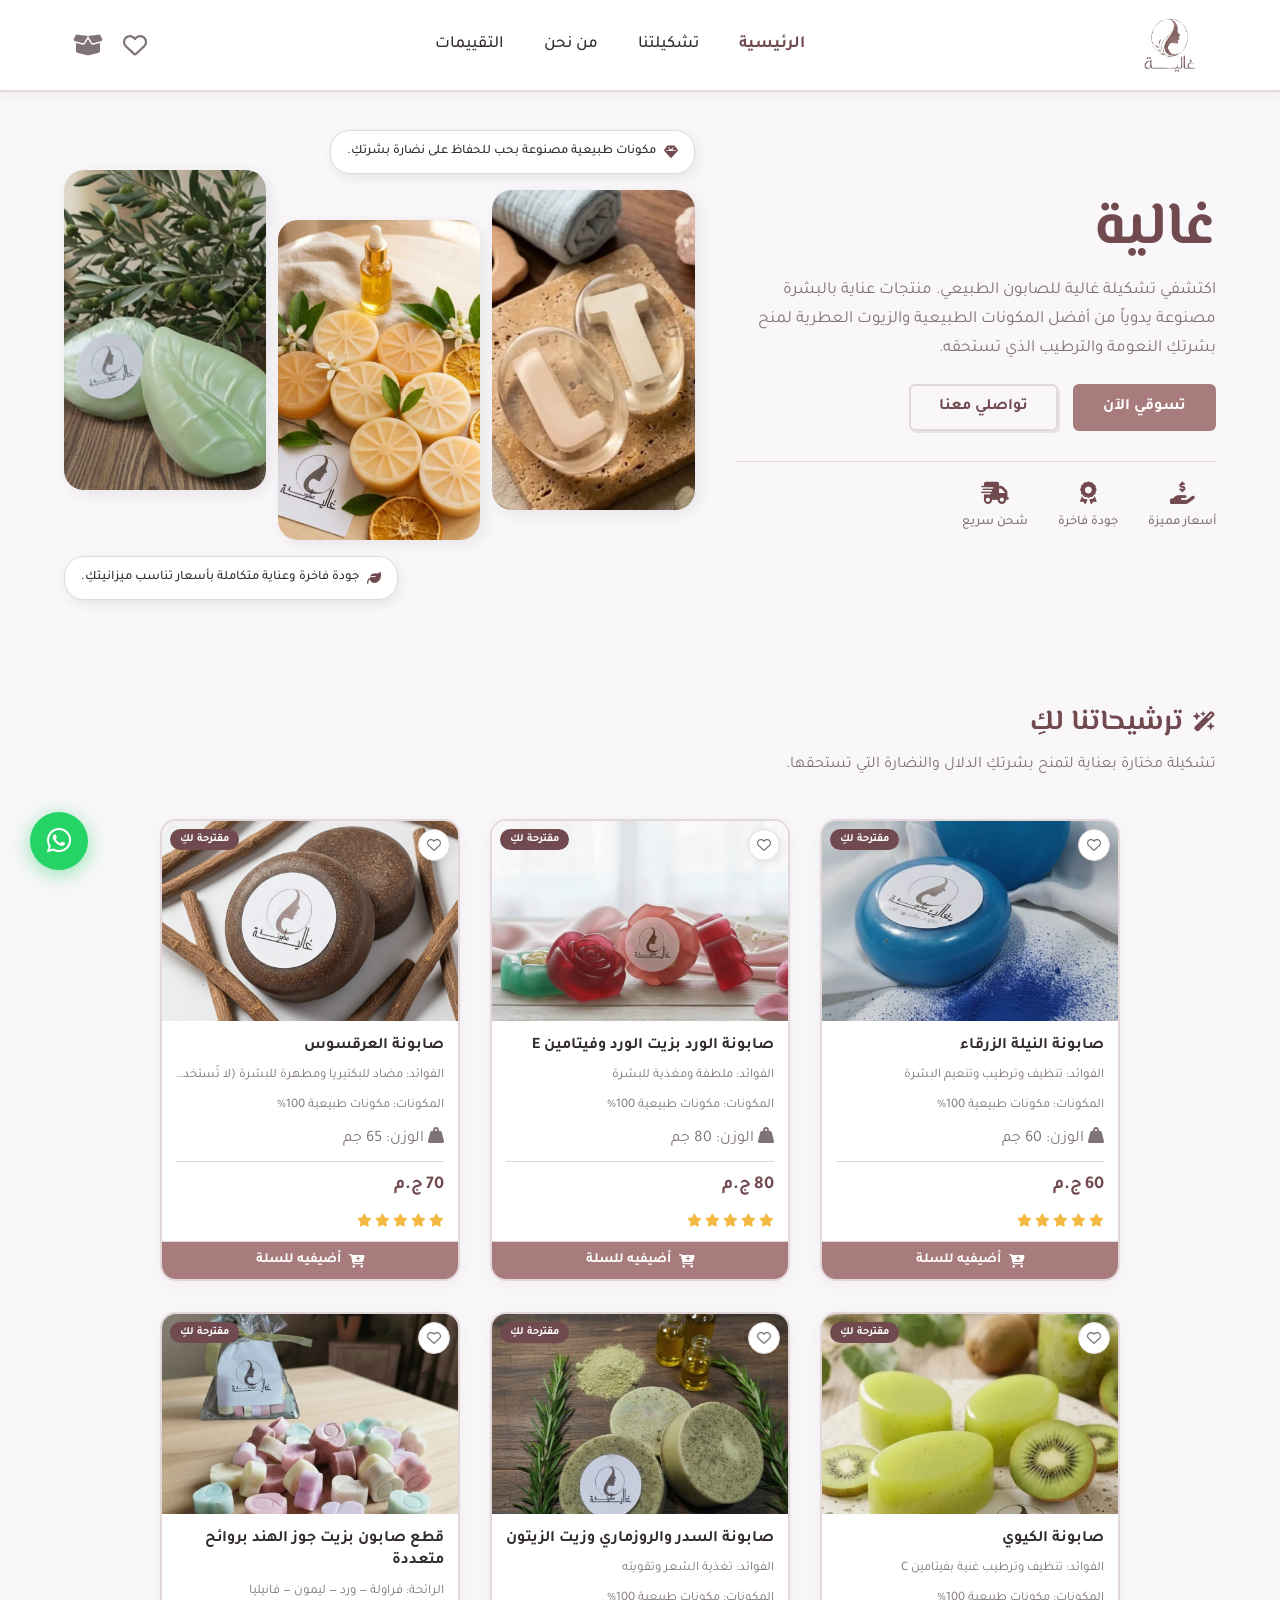
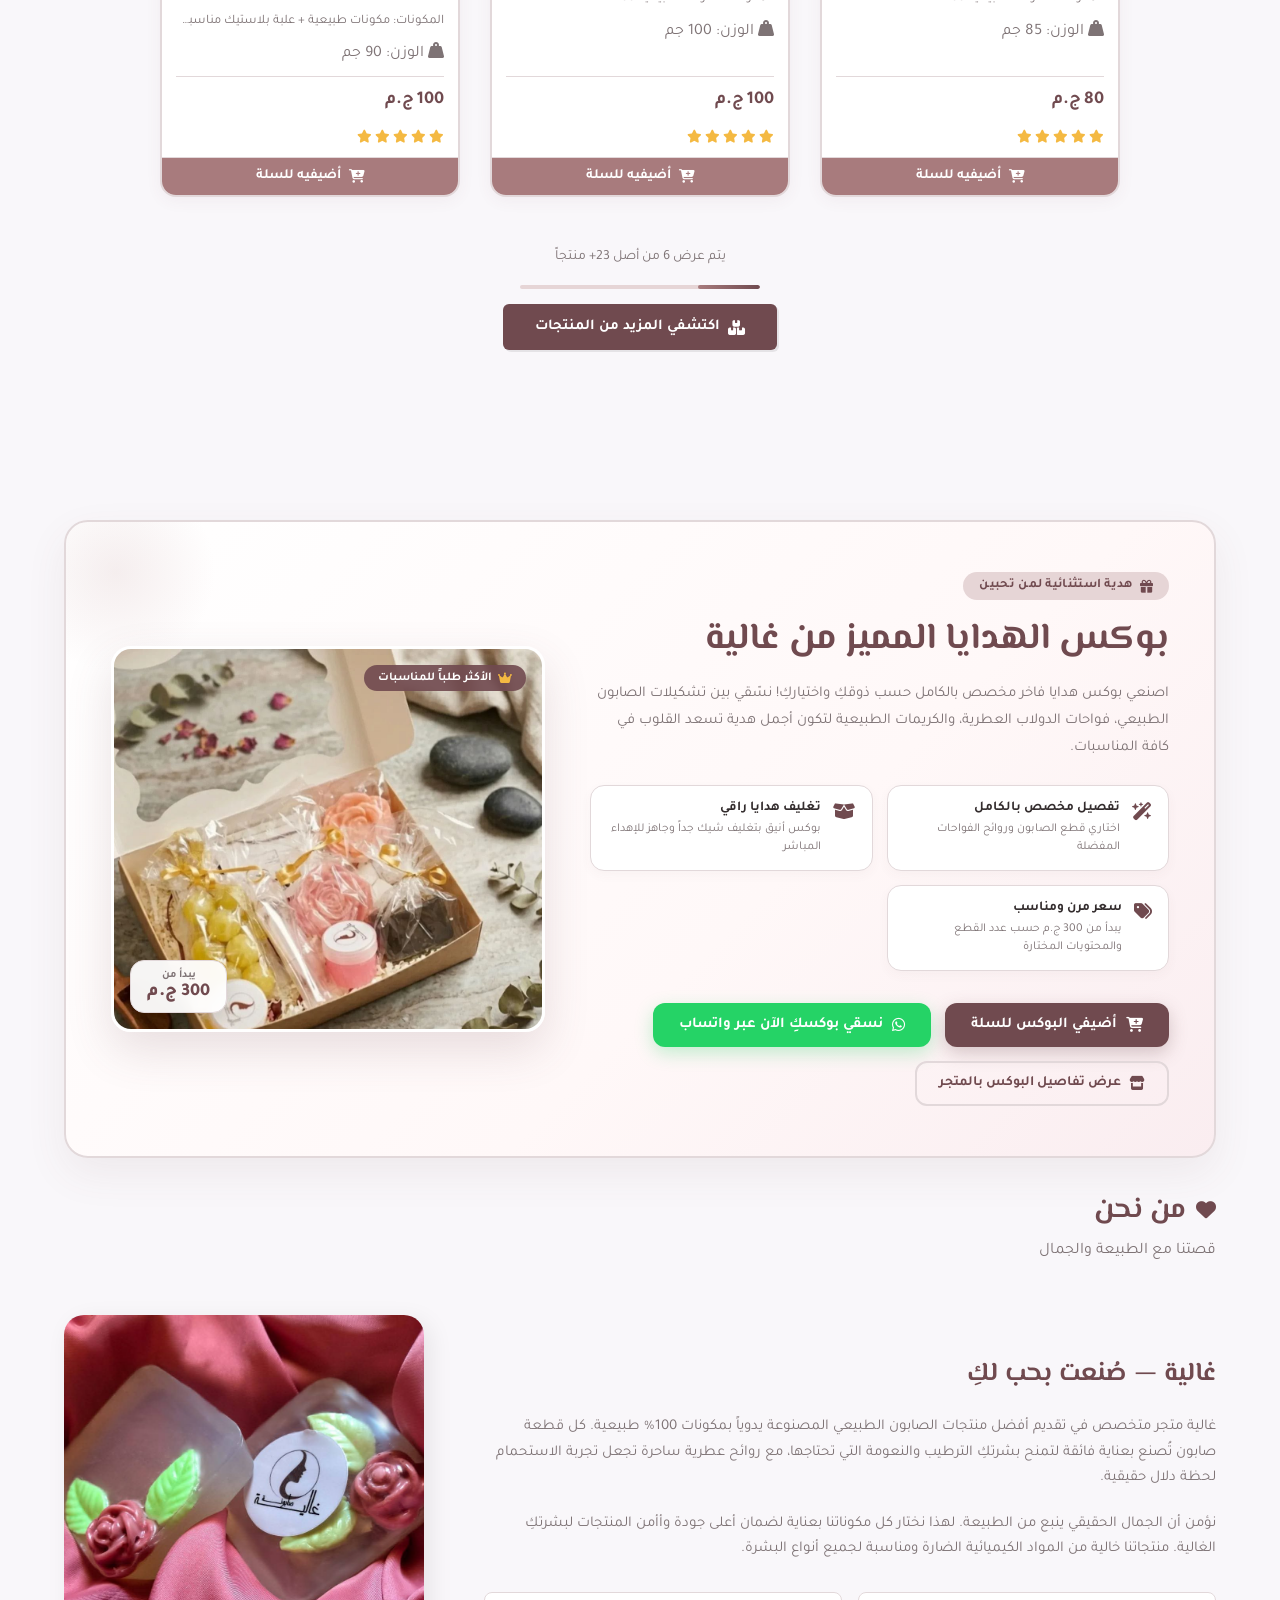
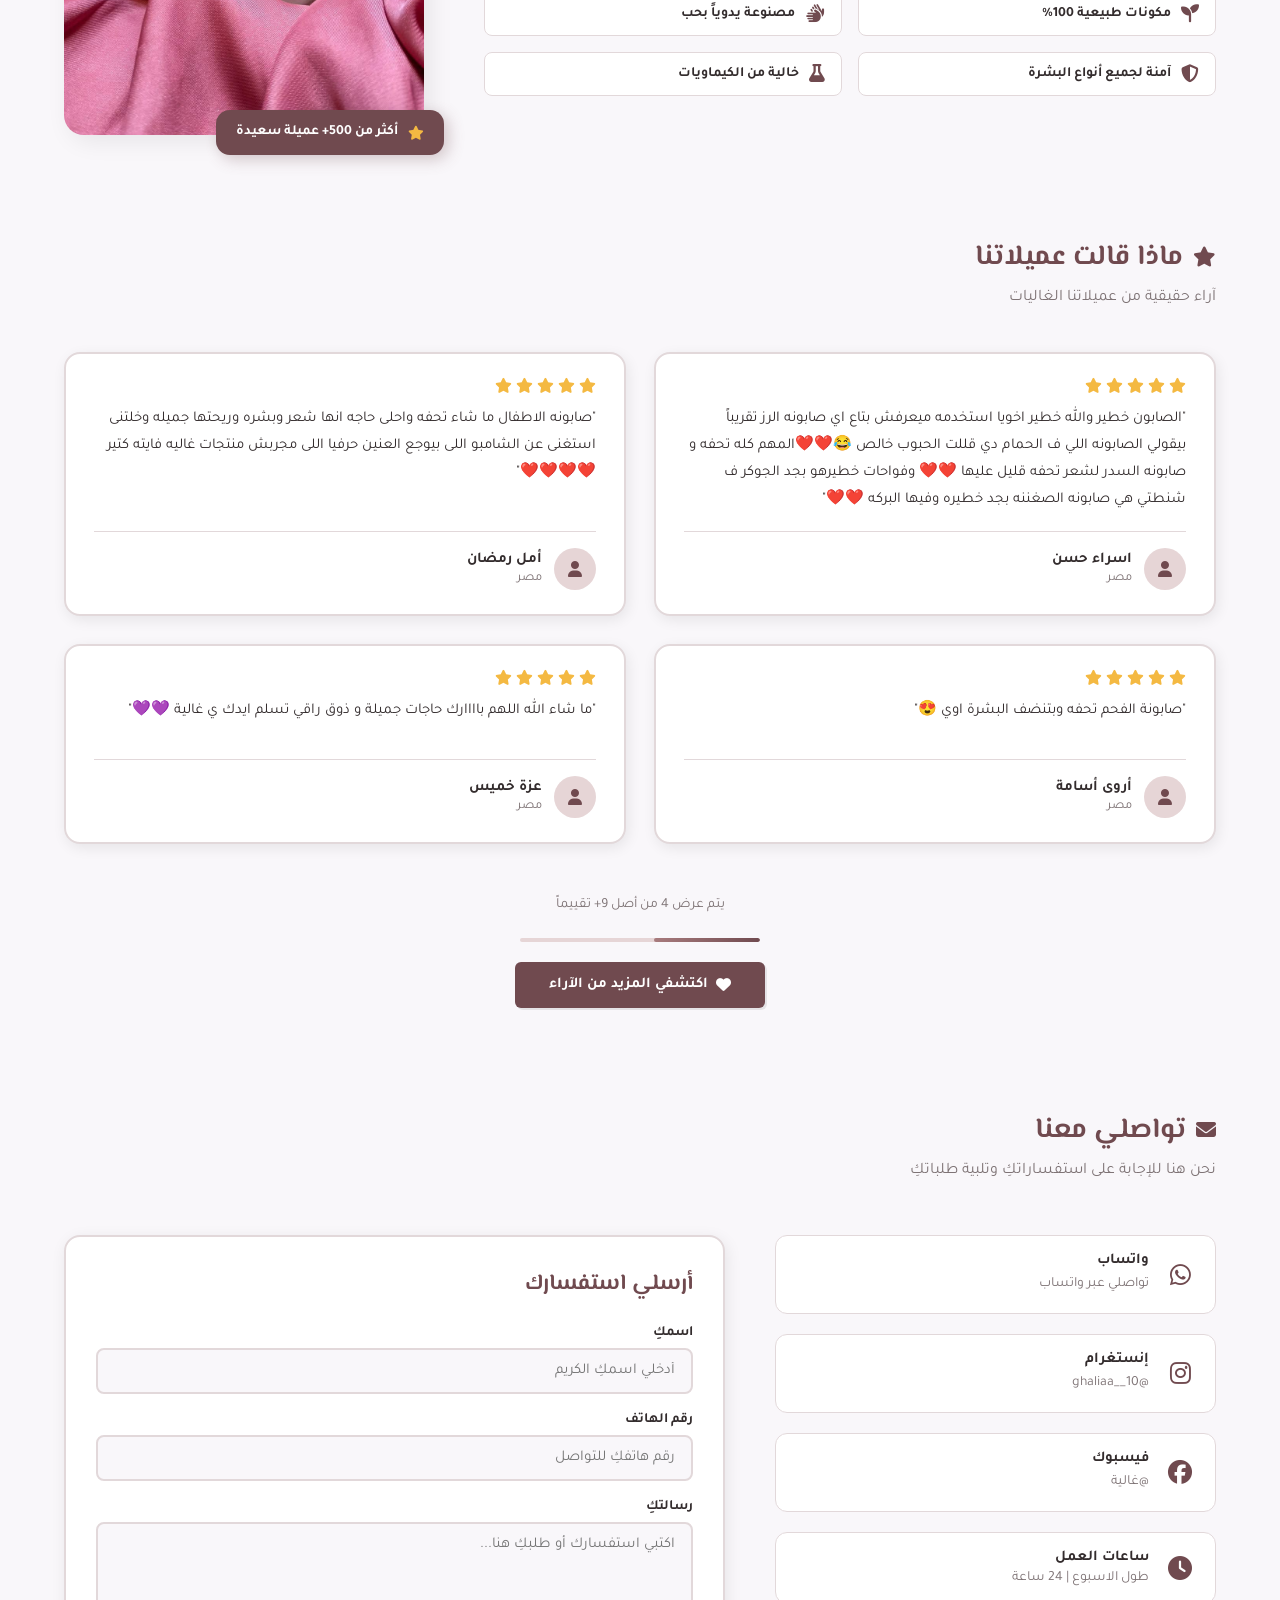
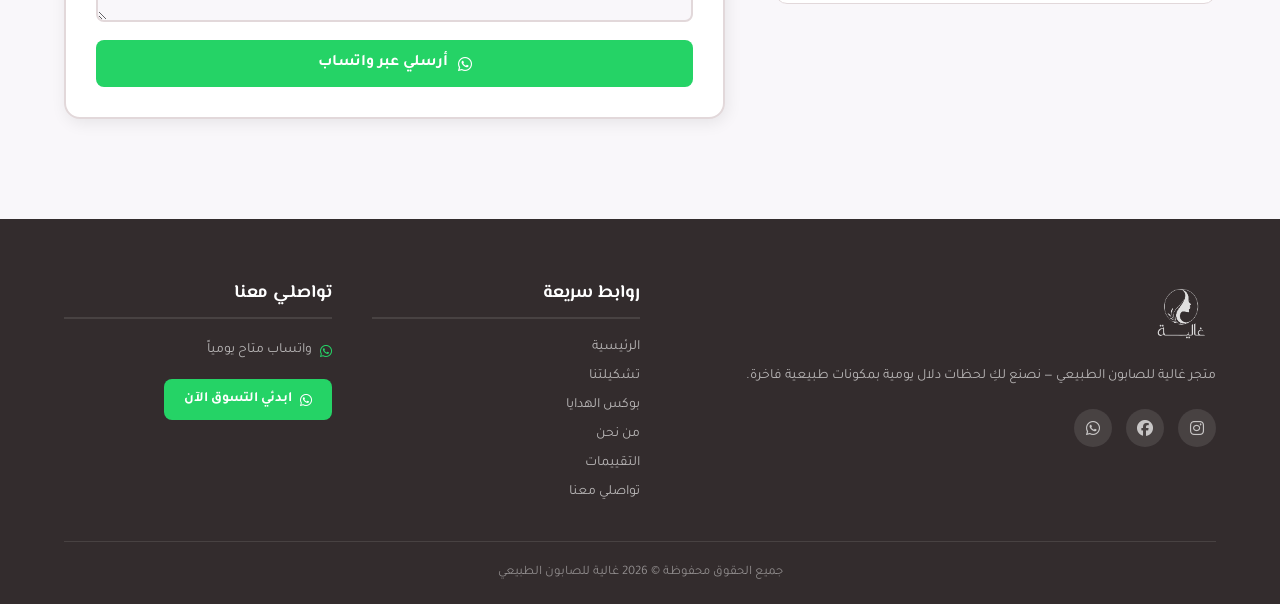
<file: index.html>
<!DOCTYPE html>
<html lang="ar" dir="rtl">
<head>
    <meta charset="UTF-8">
    <meta name="viewport" content="width=device-width, initial-scale=1.0">
    <meta name="description" content="متجر غالية يقدم لكِ مجموعة فاخرة من الصابون الطبيعي المصمم خصيصاً لجمالكِ. دللي بشرتكِ مع منتجاتنا التي تجمع بين الروائح الساحرة والعناية الفائقة.">
    <title>غالية | صابون طبيعي وعناية بالبشرة</title>
    <link rel="icon" href="images/logo.png">
    <link rel="stylesheet" href="CSS/style.css">
    <link rel="stylesheet" href="https://cdnjs.cloudflare.com/ajax/libs/font-awesome/6.7.2/css/all.min.css">
</head>
<body>

    <!-- Header -->
    <header>
        <div class="container">
            <nav>
                <a href="index.html" class="logo"><img src="images/logo.png" alt="شعار غالية"></a>
                <div class="menu-overlay" id="menu-overlay"></div>
                <ul class="links">
                    <li class="menu-upper-li" style="list-style:none;">
                        <div class="upper">
                            <h3>القائمة</h3>
                            <i class="fa-solid fa-xmark close-btn"></i>
                        </div>
                    </li>
                    <li class="active"><a href="index.html">الرئيسية</a></li>
                    <li class="have-box">
                        <a href="products.html">تشكيلتنا</a>
                        <div class="box">
                            <i class="fa-solid fa-caret-up arrow-up"></i>
                            <a href="products.html?cat=soaps">الصابون الطبيعي</a>
                            <a href="products.html?cat=diffuser">الفواحات</a>
                            <a href="products.html?cat=deodrant">مزيل العرق</a>
                            <a href="products.html?cat=specBox">بوكس الهدايا</a>
                        </div>
                    </li>
                    <li><a href="#about">من نحن</a></li>
                    <li><a href="reviews.html">التقييمات</a></li>
                </ul>
                <div class="icons">
                    <div class="icon-wrapper" id="fav-icon-wrapper">
                        <i class="fa-regular fa-heart" id="fav-icon"></i>
                        <span class="badge" id="fav-count" style="display:none;">0</span>
                    </div>
                    <div class="icon-wrapper" id="cart-icon-wrapper">
                        <i class="fa-solid fa-box-open header-cart" id="cart-icon"></i>
                        <span class="badge" id="cart-count" style="display:none;">0</span>
                    </div>
                </div>
                <i class="fa-solid fa-bars bars"></i>
            </nav>
        </div>
    </header>

    <main>
        <div class="container">

            <!-- Landing Page Section -->
            <section class="lan-pg reveal-on-scroll">
                <div class="right">
                    <h1>غالية</h1>
                    <p>اكتشفي تشكيلة غالية للصابون الطبيعي. منتجات عناية بالبشرة مصنوعة يدوياً من أفضل المكونات الطبيعية والزيوت العطرية لمنح بشرتكِ النعومة والترطيب الذي تستحقه.</p>
                    <div class="btns">
                        <a href="products.html" class="shop-btn">تسوقي الآن</a>
                        <a href="#contact" class="contact-btn">تواصلي معنا</a>
                    </div>
                    <div class="info">
                        <div class="icon">
                            <i class="fa-solid fa-hand-holding-dollar"></i>
                            <p>أسعار مميزة</p>
                        </div>
                        <div class="icon">
                            <i class="fa-solid fa-award"></i>
                            <p>جودة فاخرة</p>
                        </div>
                        <div class="icon">
                            <i class="fa-solid fa-truck-fast"></i>
                            <p>شحن سريع</p>
                        </div>
                    </div>
                </div>
                <div class="left">
                    <p class="up">
                        <i class="fa-solid fa-gem"></i>
                        مكونات طبيعية مصنوعة بحب للحفاظ على نضارة بشرتكِ.
                    </p>
                    <div class="imgs">
                        <img src="images/lan-pg1.jpg" class="img1" alt="صابون طبيعي فاخر">
                        <img src="images/lan-pg2.jpg" class="img2" alt="عناية طبيعية بالبشرة">
                        <img src="images/lan-pg3.jpg" class="img3" alt="منتجات غالية الطبيعية">
                    </div>
                    <p class="down">
                        <i class="fa-solid fa-leaf"></i>
                        جودة فاخرة وعناية متكاملة بأسعار تناسب ميزانيتكِ.
                    </p>
                </div>
            </section>

            <!-- Recommended Products Section -->
            <section class="rec-products reveal-on-scroll" id="rec-products">
                <div class="upper">
                    <div class="title">
                        <i class="fa-solid fa-wand-magic-sparkles"></i>
                        <h2>ترشيحاتنا لكِ</h2>
                    </div>
                    <p>تشكيلة مختارة بعناية لتمنح بشرتكِ الدلال والنضارة التي تستحقها.</p>
                </div>
                <div class="products" id="products-container">
                    <div class="products-loading">
                        <i class="fa-solid fa-spinner fa-spin"></i>
                        <p>جاري تحميل المنتجات...</p>
                    </div>
                </div>
                <div class="lower">
                    <p id="products-count"></p>
                    <div class="line"></div>
                    <a href="products.html" class="see-more" id="see-more-btn"><i class="fa-solid fa-boxes-stacked"></i> اكتشفي المزيد من المنتجات</a>
                </div>
            </section>

            <!-- Special Gift Box Section -->
            <section class="special-box-section reveal-on-scroll" id="special-box">
                <div class="special-box-container">
                    <div class="special-box-content">
                        <span class="special-box-badge"><i class="fa-solid fa-gift"></i> هدية استثنائية لمن تحبين</span>
                        <h2>بوكس الهدايا المميز من غالية</h2>
                        <p class="special-box-desc">
                            اصنعي بوكس هدايا فاخر مخصص بالكامل حسب ذوقكِ واختياركِ! نسّقي بين تشكيلات الصابون الطبيعي، فواحات الدولاب العطرية، والكريمات الطبيعية لتكون أجمل هدية تسعد القلوب في كافة المناسبات.
                        </p>
                        <div class="special-box-features">
                            <div class="sbf-item">
                                <i class="fa-solid fa-wand-magic-sparkles"></i>
                                <div>
                                    <strong>تفصيل مخصص بالكامل</strong>
                                    <span>اختاري قطع الصابون وروائح الفواحات المفضلة</span>
                                </div>
                            </div>
                            <div class="sbf-item">
                                <i class="fa-solid fa-box-open"></i>
                                <div>
                                    <strong>تغليف هدايا راقي</strong>
                                    <span>بوكس أنيق بتغليف شيك جداً وجاهز للإهداء المباشر</span>
                                </div>
                            </div>
                            <div class="sbf-item">
                                <i class="fa-solid fa-tags"></i>
                                <div>
                                    <strong>سعر مرن ومناسب</strong>
                                    <span>يبدأ من 300 ج.م حسب عدد القطع والمحتويات المختارة</span>
                                </div>
                            </div>
                        </div>
                        <div class="special-box-actions">
                            <button type="button" class="special-box-cart-btn" onclick="addSpecialBoxToCart()">
                                <i class="fa-solid fa-cart-plus"></i>
                                أضيفي البوكس للسلة
                            </button>
                            <a href="https://wa.me/201204308077?text=مرحباً،%20أريد%20طلب%20وتنسيق%20بوكس%20الهدايا%20المميز%20من%20غالية%20🎁" target="_blank" rel="noopener" class="special-box-btn">
                                <i class="fa-brands fa-whatsapp"></i>
                                نسقي بوكسكِ الآن عبر واتساب
                            </a>
                            <a href="products.html?prod=33" class="special-box-secondary-btn">
                                <i class="fa-solid fa-store"></i>
                                عرض تفاصيل البوكس بالمتجر
                            </a>
                        </div>
                    </div>
                    <div class="special-box-media">
                        <div class="special-box-img-wrapper">
                            <img src="images/specialBox1.jpg" alt="بوكس الهدايا المميز من غالية" loading="lazy">
                            <span class="special-box-tag"><i class="fa-solid fa-crown"></i> الأكثر طلباً للمناسبات</span>
                            <div class="special-box-price-pill">
                                <span>يبدأ من</span>
                                <strong>300 ج.م</strong>
                            </div>
                        </div>
                    </div>
                </div>
            </section>

            <!-- About Us Section -->
            <section class="about-section reveal-on-scroll" id="about">
                <div class="about-header">
                    <div class="title">
                        <i class="fa-solid fa-heart"></i>
                        <h2>من نحن</h2>
                    </div>
                    <p>قصتنا مع الطبيعة والجمال</p>
                </div>
                <div class="about-content">
                    <div class="about-text">
                        <h3>غالية — صُنعت بحب لكِ</h3>
                        <p>
                            غالية متجر متخصص في تقديم أفضل منتجات الصابون الطبيعي المصنوعة يدوياً بمكونات 100% طبيعية.
                            كل قطعة صابون تُصنع بعناية فائقة لتمنح بشرتكِ الترطيب والنعومة التي تحتاجها، مع روائح عطرية ساحرة
                            تجعل تجربة الاستحمام لحظة دلال حقيقية.
                        </p>
                        <p>
                            نؤمن أن الجمال الحقيقي ينبع من الطبيعة. لهذا نختار كل مكوناتنا بعناية لضمان أعلى جودة وأأمن
                            المنتجات لبشرتكِ الغالية. منتجاتنا خالية من المواد الكيميائية الضارة ومناسبة لجميع أنواع البشرة.
                        </p>
                        <div class="about-features">
                            <div class="feature">
                                <i class="fa-solid fa-seedling"></i>
                                <span>مكونات طبيعية 100%</span>
                            </div>
                            <div class="feature">
                                <i class="fa-solid fa-hands"></i>
                                <span>مصنوعة يدوياً بحب</span>
                            </div>
                            <div class="feature">
                                <i class="fa-solid fa-shield-halved"></i>
                                <span>آمنة لجميع أنواع البشرة</span>
                            </div>
                            <div class="feature">
                                <i class="fa-solid fa-flask"></i>
                                <span>خالية من الكيماويات</span>
                            </div>
                        </div>
                    </div>
                    <div class="about-img">
                        <img src="images/soup7.jpg" alt="منتجات غالية الطبيعية">
                        <div class="about-badge">
                            <i class="fa-solid fa-star"></i>
                            <span>أكثر من 500+ عميلة سعيدة</span>
                        </div>
                    </div>
                </div>
            </section>

            <!-- Reviews Section -->
            <section class="reviews-section reveal-on-scroll" id="reviews">
                <div class="reviews-header">
                    <div class="title">
                        <i class="fa-solid fa-star"></i>
                        <h2>ماذا قالت عميلاتنا</h2>
                    </div>
                    <p>آراء حقيقية من عميلاتنا الغاليات</p>
                </div>
                <div class="reviews-grid" id="reviews-container">
                    <div class="products-loading">
                        <i class="fa-solid fa-spinner fa-spin"></i>
                        <p>جاري تحميل آراء العميلات...</p>
                    </div>
                </div>
                <div class="lower">
                    <p id="reviews-count"></p>
                    <div class="line"></div>
                    <a href="reviews.html" class="see-more" id="see-more-reviews-btn">
                        <i class="fa-solid fa-heart"></i>
                        اكتشفي المزيد من الآراء
                    </a>
                </div>  
            </section>

            <!-- Contact Section -->
            <section class="contact-section reveal-on-scroll" id="contact">
                <div class="contact-header">
                    <div class="title">
                        <i class="fa-solid fa-envelope"></i>
                        <h2>تواصلي معنا</h2>
                    </div>
                    <p>نحن هنا للإجابة على استفساراتكِ وتلبية طلباتكِ</p>
                </div>
                <div class="contact-content">
                    <div class="contact-info">
                        <a href="https://wa.me/201204308077?text=مرحباً،%20أريد%20الاستفسار%20عن%20منتجات%20غالية" target="_blank" rel="noopener" class="contact-item">
                            <i class="fa-brands fa-whatsapp"></i>
                            <div>
                                <strong>واتساب</strong>
                                <p>تواصلي عبر واتساب</p>
                            </div>
                        </a>
                        <a href="https://www.instagram.com/ghaliaa__10?srtk=MTkyaGl3bXAxZm5xeg%3D%3D" target="_blank" rel="noopener" class="contact-item">
                            <i class="fa-brands fa-instagram"></i>
                            <div>
                                <strong>إنستغرام</strong>
                                <p>@ghaliaa__10</p>
                            </div>
                        </a>
                        <a href="https://www.facebook.com/share/19c9CjjEmw/?mibextid=wwXIfr" target="_blank" rel="noopener" class="contact-item">
                            <i class="fa-brands fa-facebook"></i>
                            <div>
                                <strong>فيسبوك</strong>
                                <p>@غالية</p>
                            </div>
                        </a>
                        <div class="contact-item">
                            <i class="fa-solid fa-clock"></i>
                            <div>
                                <strong>ساعات العمل</strong>
                                <span>طول الاسبوع | 24 ساعة</span>
                            </div>
                        </div>
                    </div>
                    <div class="contact-form">
                        <h3>أرسلي استفسارك</h3>
                        <form id="contact-form" onsubmit="handleContactForm(event)">
                            <div class="form-group">
                                <label for="name">اسمكِ</label>
                                <input type="text" id="name" placeholder="أدخلي اسمكِ الكريم" required>
                            </div>
                            <div class="form-group">
                                <label for="phone">رقم الهاتف</label>
                                <input type="tel" id="phone" placeholder="رقم هاتفكِ للتواصل" required>
                            </div>
                            <div class="form-group">
                                <label for="message">رسالتكِ</label>
                                <textarea id="message" rows="4" placeholder="اكتبي استفسارك أو طلبكِ هنا..." required></textarea>
                            </div>
                            <button type="submit" class="submit-btn">
                                <i class="fa-brands fa-whatsapp"></i>
                                أرسلي عبر واتساب
                            </button>
                        </form>
                    </div>
                </div>
            </section>

        </div>
    </main>

    <!-- Floating WhatsApp Button -->
    <a href="https://wa.me/201204308077?text=مرحباً،%20أريد%20الاستفسار%20عن%20منتجات%20غالية" class="whatsapp-float" target="_blank" aria-label="تواصلي معنا عبر واتساب">
        <i class="fa-brands fa-whatsapp"></i>
    </a>

    <!-- Cart Drawer -->
    <div class="cart-overlay" id="cart-overlay"></div>
    <div class="cart-drawer" id="cart-drawer">
        <div class="cart-drawer-header">
            <h3>سلة التسوق</h3>
            <i class="fa-solid fa-xmark" id="close-cart"></i>
        </div>
        <div class="cart-items" id="cart-items">
            <div class="cart-empty">
                <i class="fa-solid fa-box-open"></i>
                <p>سلتكِ فارغة حتى الآن.</p>
                <a href="#rec-products" class="shop-btn" id="cart-shop-link">تصفحي المنتجات</a>
            </div>
        </div>
        <div class="cart-footer" id="cart-footer" style="display:none;">
            <div class="cart-total">
                <span>الإجمالي:</span>
                <span id="cart-total-price">0 ج.م</span>
            </div>

            <!-- Customer Details Form -->
            <div class="customer-info-form">
                <p class="customer-form-title"><i class="fa-solid fa-truck-ramp-box"></i> بيانات التوصيل</p>
                <div class="cart-form-group">
                    <label for="order-customer-name">الاسم بالكامل <span class="req">*</span></label>
                    <input type="text" id="order-customer-name" placeholder="مثال: سارة محمد" required>
                </div>
                <div class="cart-form-group">
                    <label for="order-customer-phone">رقم الهاتف <span class="req">*</span></label>
                    <input type="tel" id="order-customer-phone" placeholder="مثال: 01xxxxxxxxx" required>
                </div>
                <div class="cart-form-group">
                    <label for="order-customer-address">العنوان بالتفصيل (المدينة / المنطقة / الشارع) <span class="req">*</span></label>
                    <input type="text" id="order-customer-address" placeholder="مثال: القاهرة - مدينة نصر - شارع..." required>
                </div>
                <div class="cart-form-group">
                    <label for="order-customer-notes">ملاحظات إضافية (اختياري)</label>
                    <input type="text" id="order-customer-notes" placeholder="أي تفاصيل خاصة بالتوصيل أو التغليف">
                </div>
            </div>

            <button class="checkout-btn" id="checkout-btn">
                <i class="fa-brands fa-whatsapp"></i>
                إتمام الطلب عبر واتساب
            </button>
        </div>
    </div>

    <!-- Favorites Drawer -->
    <div class="fav-overlay" id="fav-overlay"></div>
    <div class="fav-drawer" id="fav-drawer">
        <div class="fav-drawer-header">
            <h3>المفضلة</h3>
            <i class="fa-solid fa-xmark" id="close-fav"></i>
        </div>
        <div class="fav-items" id="fav-items">
            <div class="fav-empty">
                <i class="fa-regular fa-heart"></i>
                <p>لم تضيفي أي منتج إلى المفضلة بعد.</p>
            </div>
        </div>
    </div>

    <!-- Product Modal -->
    <div class="modal-overlay" id="modal-overlay"></div>
    <div class="product-modal" id="product-modal">
        <div class="modal-header">
            <i class="fa-solid fa-xmark" id="close-modal"></i>
        </div>
        <div class="modal-body" id="modal-content"></div>
    </div>

    <!-- Toast Notification -->
    <div class="toast" id="toast"></div>

    <!-- Footer -->
    <footer>
        <div class="container">
            <div class="footer-content">
                <div class="footer-brand">
                    <a href="index.html"><img src="images/logo.png" alt="شعار غالية"></a>
                    <p>متجر غالية للصابون الطبيعي — نصنع لكِ لحظات دلال يومية بمكونات طبيعية فاخرة.</p>
                    <div class="footer-social">
                        <a href="https://www.instagram.com/ghaliaa__10?srtk=MTkyaGl3bXAxZm5xeg%3D%3D" target="_blank" rel="noopener" aria-label="إنستغرام"><i class="fa-brands fa-instagram"></i></a>
                        <a href="https://www.facebook.com/share/19c9CjjEmw/?mibextid=wwXIfr" target="_blank" rel="noopener" aria-label="فيسبوك"><i class="fa-brands fa-facebook"></i></a>
                        <a href="https://wa.me/201204308077" target="_blank" rel="noopener" aria-label="واتساب"><i class="fa-brands fa-whatsapp"></i></a>
                    </div>
                </div>
                <div class="footer-links">
                    <h4>روابط سريعة</h4>
                    <ul>
                        <li><a href="index.html">الرئيسية</a></li>
                        <li><a href="products.html">تشكيلتنا</a></li>
                        <li><a href="#special-box">بوكس الهدايا</a></li>
                        <li><a href="#about">من نحن</a></li>
                        <li><a href="reviews.html">التقييمات</a></li>
                        <li><a href="#contact">تواصلي معنا</a></li>
                    </ul>
                </div>
                <div class="footer-contact">
                    <h4>تواصلي معنا</h4>
                    <p><i class="fa-brands fa-whatsapp"></i> واتساب متاح يومياً</p>
                    <a href="https://wa.me/201204308077?text=مرحباً،%20أريد%20الاستفسار%20عن%20منتجات%20غالية" target="_blank" class="footer-wa-btn">
                        <i class="fa-brands fa-whatsapp"></i>
                        ابدئي التسوق الآن
                    </a>
                </div>
            </div>
            <div class="footer-bottom">
                <p>جميع الحقوق محفوظة &copy; <span class="year"></span> غالية للصابون الطبيعي</p>
            </div>
        </div>
    </footer>

    <script src="JS/main.js"></script>
    <script src="JS/index.js"></script>
</body>
</html>
</file>
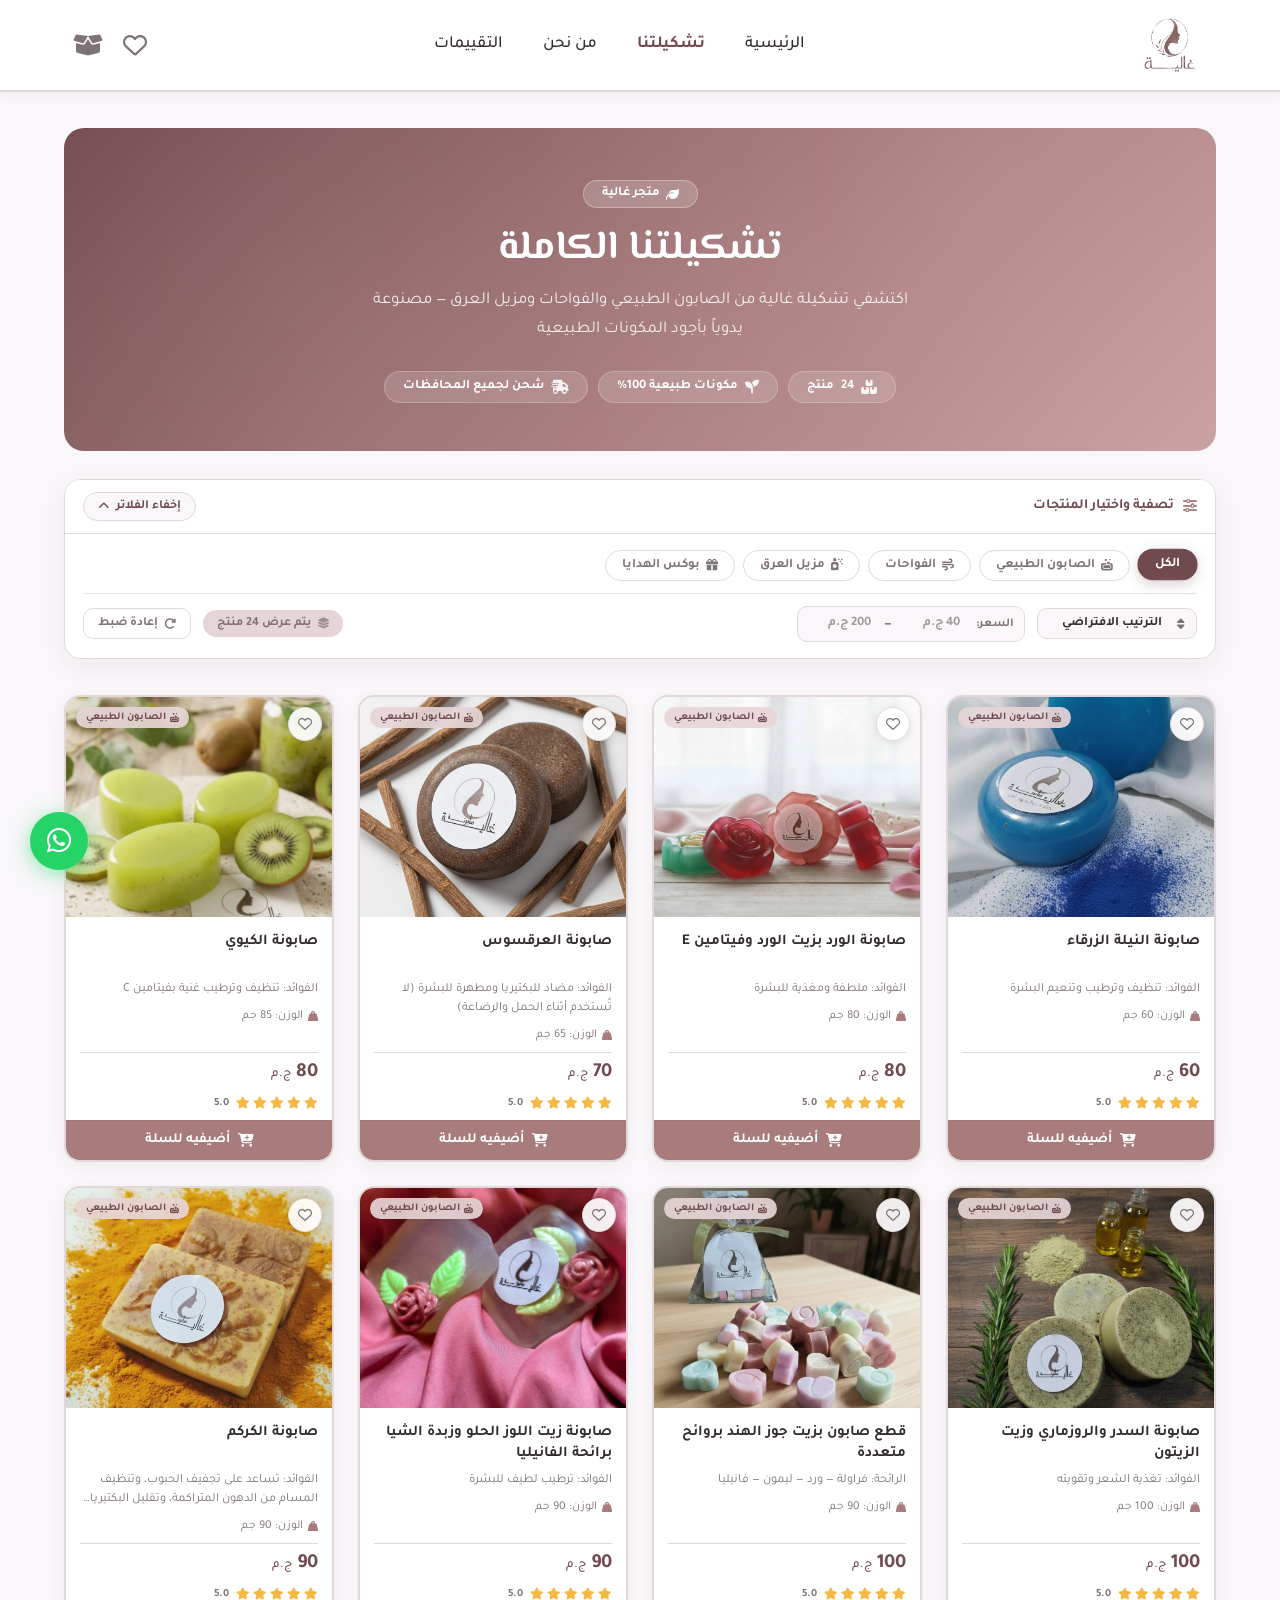
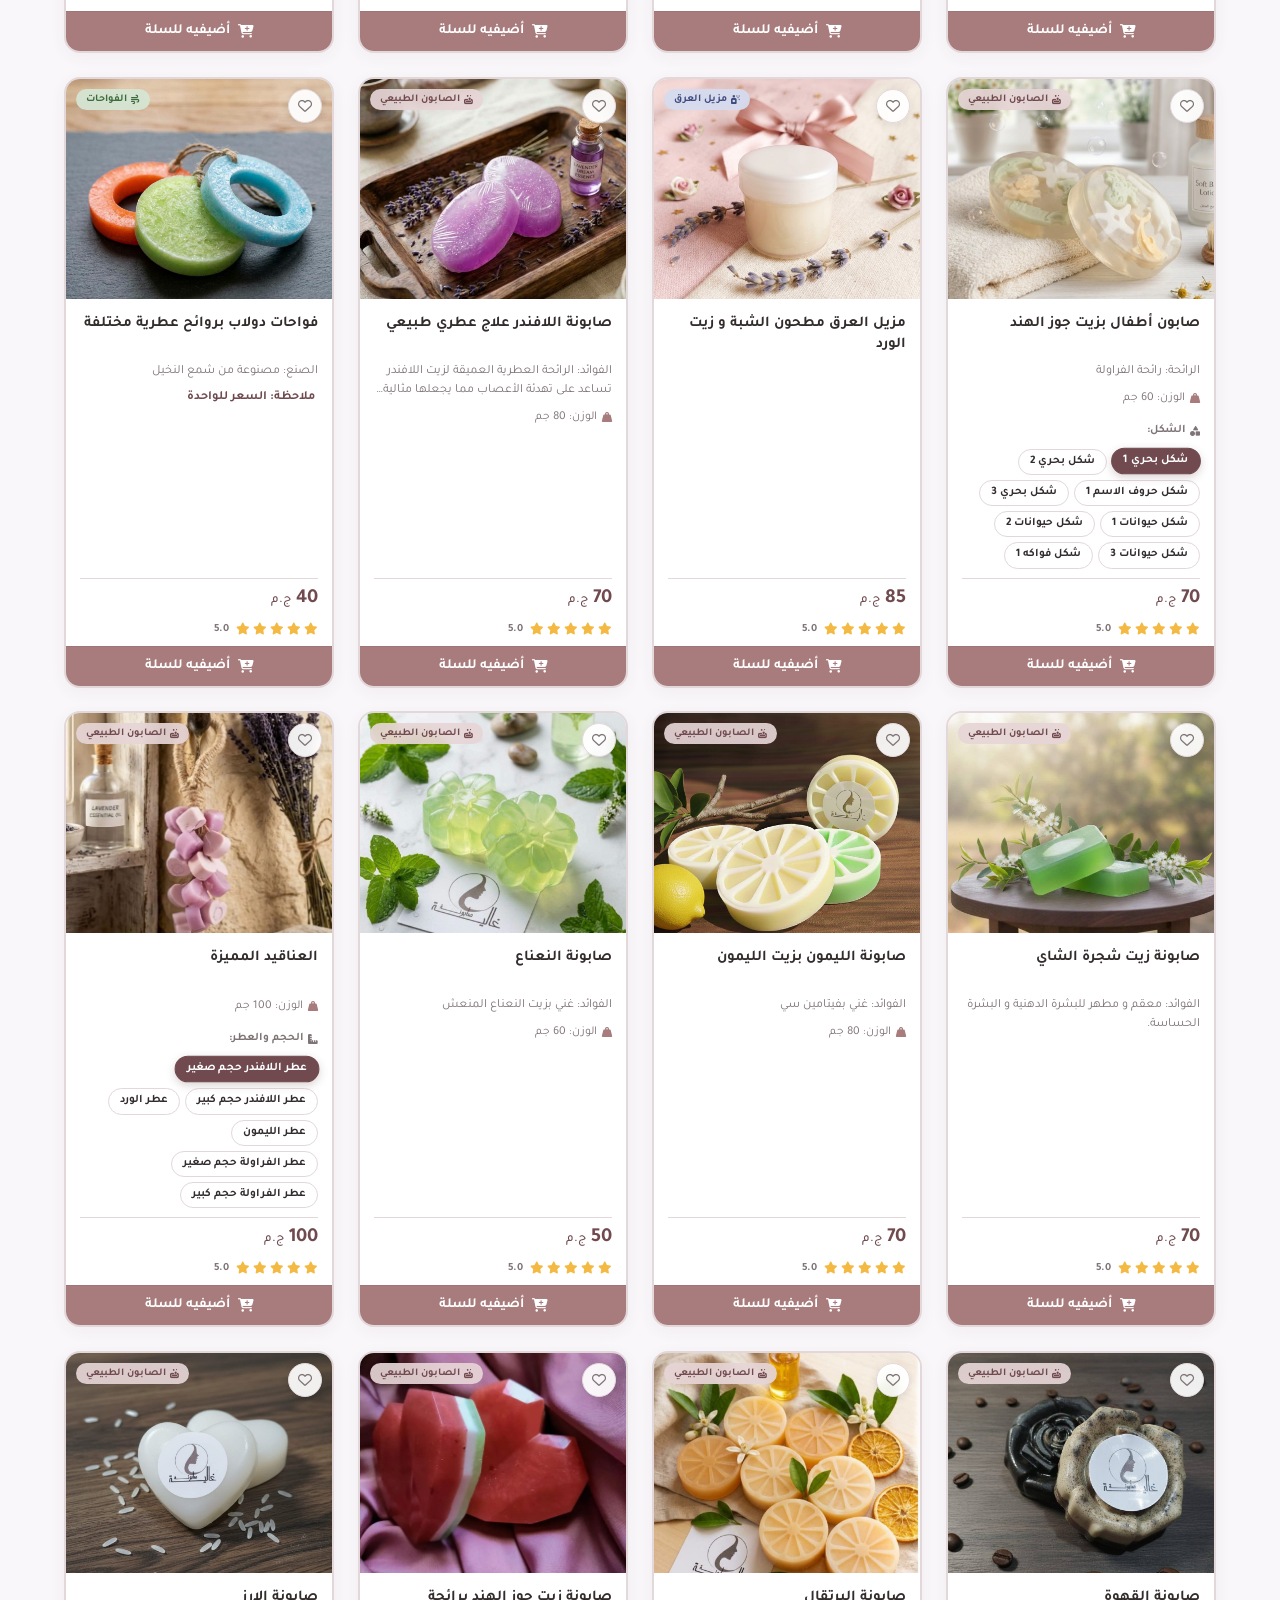
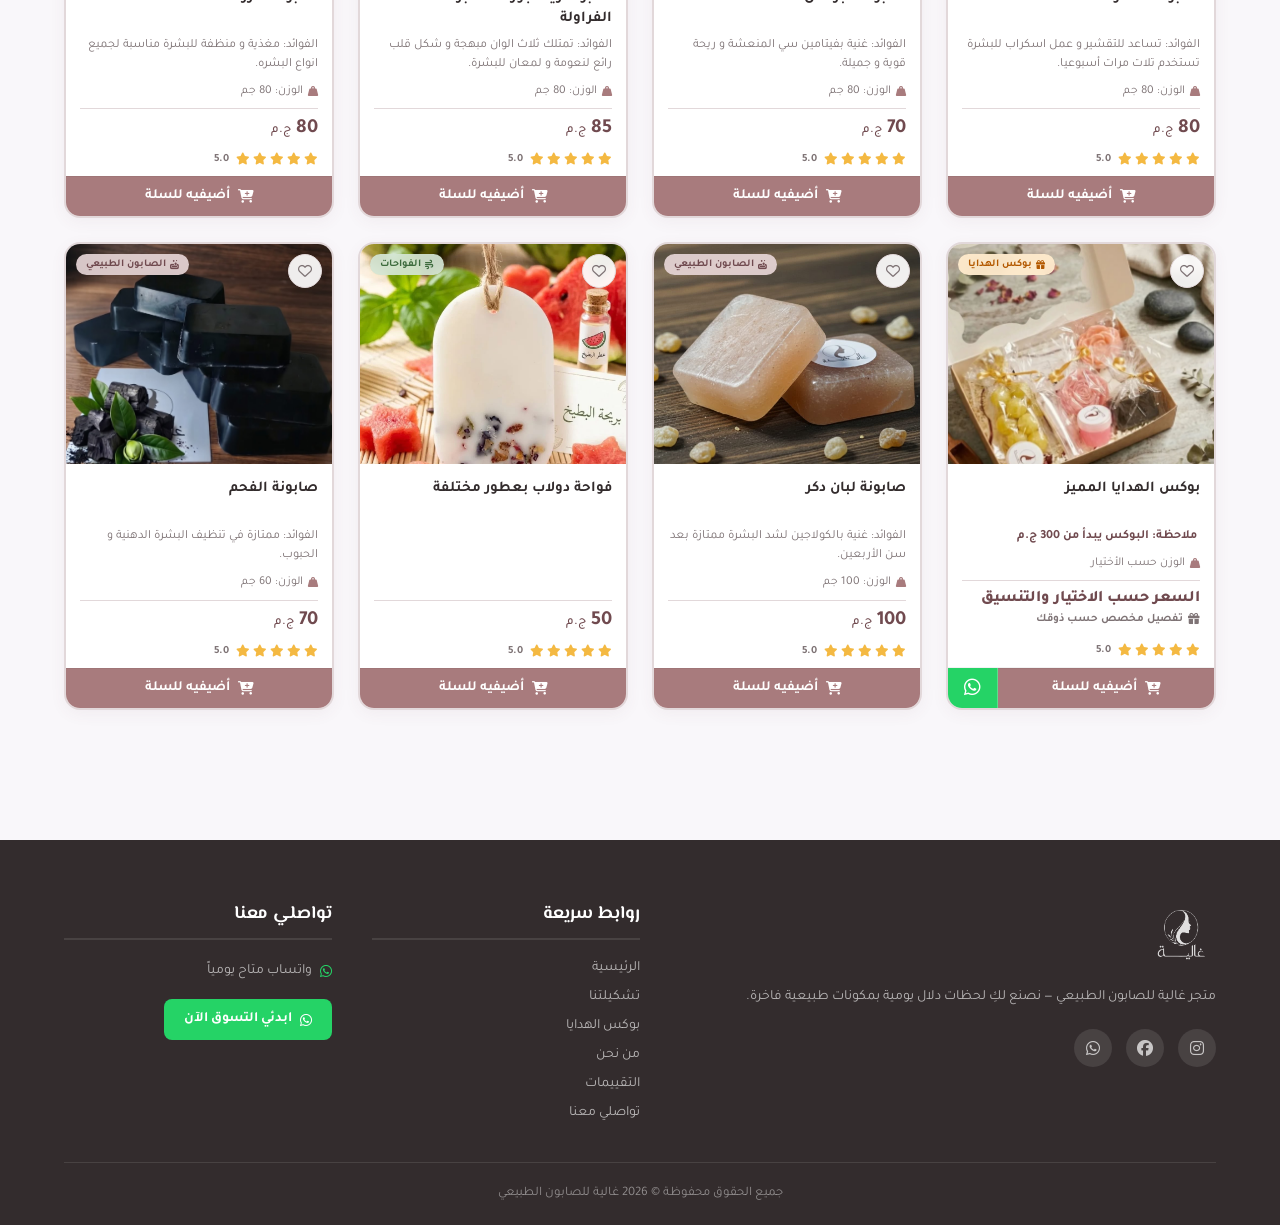
<file: products.html>
<!DOCTYPE html>
<html lang="ar" dir="rtl">
<head>
    <meta charset="UTF-8">
    <meta name="viewport" content="width=device-width, initial-scale=1.0">
    <meta name="description" content="تشكيلة غالية الكاملة من الصابون الطبيعي ومزيل العرق والسكراب. منتجات مصنوعة يدوياً بأجود المكونات الطبيعية.">
    <title>غالية | تشكيلة المنتجات</title>
    <link rel="icon" href="images/logo.png">
    <link rel="stylesheet" href="CSS/style.css">
    <link rel="stylesheet" href="https://cdnjs.cloudflare.com/ajax/libs/font-awesome/6.7.2/css/all.min.css">
    <style>
        /* ======================================
           Products Page — Dedicated Styles
        ====================================== */

        /* ── Hero ── */
        .products-hero {
            background: linear-gradient(135deg, var(--main-color) 0%, var(--sec-color) 55%, #c9a0a3 100%);
            border-radius: 20px;
            padding: 52px 40px 48px;
            margin: 28px 0 28px;
            text-align: center;
            color: #fff;
            position: relative;
            overflow: hidden;
        }
        .products-hero::before {
            content: '';
            position: absolute;
            inset: 0;
            background-image: radial-gradient(circle at 20% 50%, rgba(255,255,255,0.06) 0%, transparent 60%),
                              radial-gradient(circle at 80% 20%, rgba(255,255,255,0.05) 0%, transparent 50%);
            pointer-events: none;
        }
        .hero-badge {
            display: inline-flex;
            align-items: center;
            gap: 6px;
            background: rgba(255,255,255,0.18);
            border: 1.5px solid rgba(255,255,255,0.3);
            color: #fff;
            font-size: 13px;
            font-weight: 600;
            padding: 5px 18px;
            border-radius: 30px;
            margin-bottom: 16px;
        }
        .products-hero h1 {
            font-family: var(--heading-font);
            font-size: clamp(1.6rem, 4vw, 2.5rem);
            color: #fff;
            margin: 0 0 12px;
            line-height: 1.25;
        }
        .products-hero > p {
            font-size: clamp(0.9rem, 2vw, 1.05rem);
            color: rgba(255,255,255,0.88);
            max-width: 540px;
            margin: 0 auto 26px;
            line-height: 1.75;
        }
        .hero-stats {
            display: flex;
            justify-content: center;
            flex-wrap: wrap;
            gap: 10px;
        }
        .hero-stat {
            display: inline-flex;
            align-items: center;
            gap: 7px;
            background: rgba(255,255,255,0.14);
            border: 1px solid rgba(255,255,255,0.22);
            border-radius: 30px;
            padding: 7px 18px;
            font-size: 13px;
            font-weight: 600;
            color: #fff;
        }
        .hero-stat i { font-size: 14px; opacity: 0.9; }

        /* ── Filter Bar ── */
        .products-filter-bar {
            position: sticky;
            top: 98px;
            z-index: 95;
            background: rgba(255, 255, 255, 0.98);
            backdrop-filter: blur(12px);
            -webkit-backdrop-filter: blur(12px);
            border: 1.5px solid var(--border-color);
            box-shadow: 0 8px 24px rgba(112, 74, 79, 0.08);
            margin: 0 0 36px;
            border-radius: 16px;
            transition: top 0.25s ease, box-shadow 0.25s ease, border-radius 0.25s ease;
            overflow: hidden;
        }

        /* ── Filter Bar Header / Toggle Bar ── */
        .filter-bar-header {
            display: flex;
            align-items: center;
            justify-content: space-between;
            padding: 12px 18px;
            cursor: pointer;
            user-select: none;
            background: #fff;
            transition: background 0.2s ease;
            border-bottom: 1px solid var(--border-color);
        }
        .filter-bar-header:hover {
            background: rgba(249, 247, 250, 0.95);
        }
        .products-filter-bar.is-collapsed .filter-bar-header {
            border-bottom: none;
        }
        .filter-header-title {
            display: flex;
            align-items: center;
            gap: 9px;
            font-size: 14px;
            font-weight: 700;
            color: var(--main-color);
        }
        .filter-header-title i {
            font-size: 14px;
            color: var(--sec-color);
        }
        .filter-active-indicator {
            font-size: 11px;
            font-weight: 700;
            background: var(--accent-color);
            color: var(--main-color);
            padding: 3px 10px;
            border-radius: 20px;
            margin-right: 6px;
            display: inline-flex;
            align-items: center;
            line-height: 1.4;
        }
        .filter-toggle-btn {
            display: inline-flex;
            align-items: center;
            gap: 7px;
            background: var(--bg-main);
            border: 1.5px solid var(--border-color);
            border-radius: 20px;
            padding: 6px 14px;
            font-family: var(--body-font);
            font-size: 12.5px;
            font-weight: 700;
            color: var(--main-color);
            cursor: pointer;
            transition: all 0.22s ease;
            outline: none;
        }
        .filter-toggle-btn:hover {
            background: var(--main-color);
            color: #fff;
            border-color: var(--main-color);
        }
        .filter-toggle-btn .toggle-icon {
            font-size: 11px;
            transition: transform 0.35s cubic-bezier(0.16, 1, 0.3, 1);
        }
        .products-filter-bar.is-collapsed .toggle-icon {
            transform: rotate(180deg);
        }

        .filter-bar-inner {
            display: flex;
            flex-direction: column;
            gap: 12px;
            padding: 16px 18px;
            max-height: 800px;
            opacity: 1;
            overflow: hidden;
            transition: max-height 0.35s cubic-bezier(0.16, 1, 0.3, 1),
                        opacity 0.25s ease,
                        padding 0.35s ease;
        }
        .products-filter-bar.is-collapsed .filter-bar-inner {
            max-height: 0;
            opacity: 0;
            padding-top: 0;
            padding-bottom: 0;
            pointer-events: none;
        }

        /* ── Category Tabs ── */
        .filter-tabs {
            display: flex;
            align-items: center;
            gap: 8px;
            flex-wrap: wrap;
            width: 100%;
        }
        .filter-tab {
            display: inline-flex;
            align-items: center;
            gap: 6px;
            padding: 8px 16px;
            border: 1.5px solid var(--border-color);
            border-radius: 30px;
            background: transparent;
            color: var(--text-sec);
            font-family: var(--body-font);
            font-size: 13px;
            font-weight: 600;
            cursor: pointer;
            transition: all 0.25s cubic-bezier(0.16, 1, 0.3, 1);
            white-space: nowrap;
            flex-shrink: 0;
            line-height: 1;
            outline: none;
        }
        .filter-tab i { font-size: 12px; }
        .filter-tab:hover {
            border-color: var(--sec-color);
            color: var(--main-color);
            background: var(--accent-color);
            transform: translateY(-1px);
        }
        .filter-tab.active {
            background: var(--main-color);
            border-color: var(--main-color);
            color: #fff;
            box-shadow: 0 4px 12px rgba(112,74,79,0.25);
            transform: translateY(-1px) scale(1.02);
        }

        /* ── Filter Controls (sort, price, count, reset) ── */
        .filter-controls {
            display: flex;
            align-items: center;
            gap: 12px;
            flex-wrap: wrap;
            width: 100%;
            border-top: 1px solid rgba(226, 216, 218, 0.7);
            padding-top: 12px;
        }
        .filter-sep {
            display: none;
        }

        /* ── Sort Select ── */
        .sort-select-wrap {
            position: relative;
            flex-shrink: 0;
        }
        .sort-select-wrap i {
            position: absolute;
            right: 12px;
            top: 50%;
            transform: translateY(-50%);
            color: var(--text-sec);
            font-size: 12px;
            pointer-events: none;
        }
        .sort-select {
            padding: 8px 34px 8px 16px;
            border: 1.5px solid var(--border-color);
            border-radius: 10px;
            background: var(--bg-main);
            color: var(--text-main);
            font-family: var(--body-font);
            font-size: 13px;
            font-weight: 600;
            cursor: pointer;
            outline: none;
            transition: border-color 0.25s ease, box-shadow 0.25s ease, transform 0.2s ease;
            appearance: none;
            -webkit-appearance: none;
            direction: rtl;
        }
        .sort-select:focus,
        .sort-select:hover {
            border-color: var(--sec-color);
            box-shadow: 0 0 0 3px rgba(168,123,125,0.14);
        }

        /* ── Price Range ── */
        .price-range-group {
            display: inline-flex;
            align-items: center;
            gap: 6px;
            background: var(--bg-main);
            border: 1.5px solid var(--border-color);
            border-radius: 10px;
            padding: 4px 10px 4px 8px;
            transition: border-color 0.2s, box-shadow 0.2s;
            flex-shrink: 0;
        }
        .price-range-group:focus-within {
            border-color: var(--sec-color);
            box-shadow: 0 0 0 3px rgba(168,123,125,0.12);
        }
        .price-range-group label {
            font-size: 12px;
            color: var(--text-sec);
            white-space: nowrap;
            font-weight: 700;
        }
        .price-input {
            width: 72px;
            padding: 5px 6px;
            border: none;
            background: transparent;
            color: var(--text-main);
            font-family: var(--body-font);
            font-size: 13px;
            font-weight: 600;
            outline: none;
            text-align: center;
        }
        .price-input::placeholder { color: var(--text-sec); opacity: 0.7; }
        .price-range-dash {
            color: var(--text-sec);
            font-size: 12px;
            font-weight: 700;
        }

        /* ── Results Count ── */
        .results-count-text {
            font-size: 12.5px;
            color: var(--text-sec);
            white-space: nowrap;
            margin-right: auto;
            background: var(--accent-color);
            padding: 6px 14px;
            border-radius: 20px;
            font-weight: 700;
            display: inline-flex;
            align-items: center;
            gap: 6px;
        }

        /* ── Reset Button ── */
        .reset-filters-btn {
            display: inline-flex;
            align-items: center;
            gap: 6px;
            padding: 7px 14px;
            border: 1.5px solid var(--border-color);
            border-radius: 10px;
            background: transparent;
            color: var(--text-sec);
            font-family: var(--body-font);
            font-size: 12.5px;
            font-weight: 700;
            cursor: pointer;
            transition: all 0.22s ease;
            white-space: nowrap;
            flex-shrink: 0;
        }
        .reset-filters-btn i { font-size: 12px; }
        .reset-filters-btn:hover {
            border-color: var(--main-color);
            background: var(--main-color);
            color: #fff;
            transform: translateY(-1px);
        }

        /* ── Products Grid ── */
        .products-page-section { padding-bottom: 70px; }
        .products-page-grid {
            display: grid;
            grid-template-columns: repeat(auto-fill, minmax(265px, 1fr));
            gap: 24px;
        }

        /* ── Product Card ── */
        .products-page-card {
            display: flex;
            flex-direction: column;
            background: var(--bg-card);
            border: 2px solid var(--border-color);
            border-radius: 16px;
            overflow: hidden;
            position: relative;
            transition: transform 0.35s cubic-bezier(0.16, 1, 0.3, 1), box-shadow 0.35s cubic-bezier(0.16, 1, 0.3, 1), border-color 0.3s ease;
            box-shadow: 0 4px 16px rgba(112, 74, 79, 0.06);
            will-change: transform, box-shadow;
        }
        .products-page-card:hover {
            transform: translateY(-7px);
            box-shadow: 0 16px 36px rgba(112, 74, 79, 0.16);
            border-color: var(--sec-color);
            cursor: pointer;
        }

        /* Image */
        .products-page-card .img {
            width: 100%;
            height: 220px;
            position: relative;
            overflow: hidden;
            flex-shrink: 0;
        }
        .products-page-card .img img {
            width: 100%;
            height: 100%;
            object-fit: cover;
            display: block;
            transition: transform 0.45s cubic-bezier(0.16, 1, 0.3, 1), opacity 0.22s ease;
        }
        .products-page-card:hover .img img { transform: scale(1.08); }

        /* Image Overlay (hover tooltip) */
        .img-overlay {
            position: absolute;
            bottom: -48px;
            left: 0;
            right: 0;
            background: rgba(112,74,79,0.82);
            color: #fff;
            display: flex;
            align-items: center;
            justify-content: center;
            gap: 7px;
            padding: 9px;
            font-size: 13px;
            font-weight: 600;
            font-family: var(--body-font);
            transition: bottom 0.3s ease;
            backdrop-filter: blur(4px);
        }
        .products-page-card:hover .img-overlay { bottom: 0; }

        /* Fav Button */
        .products-page-card .fav-product {
            position: absolute;
            top: 10px;
            right: 10px;
            z-index: 10;
            width: 34px;
            height: 34px;
            background: rgba(255,255,255,0.92);
            border: 1.5px solid var(--border-color);
            border-radius: 50%;
            display: flex;
            align-items: center;
            justify-content: center;
            cursor: pointer;
            transition: all 0.22s;
            box-shadow: 0 2px 8px rgba(0,0,0,0.1);
            backdrop-filter: blur(4px);
        }
        .products-page-card .fav-product i {
            font-size: 14px;
            color: var(--text-sec);
            transition: color 0.22s, transform 0.2s;
        }
        .products-page-card .fav-product:hover i,
        .products-page-card .fav-product.active i {
            color: #e05c6e;
            transform: scale(1.15);
        }
        .products-page-card .fav-product.active {
            border-color: #ffd0d5;
            background: #fff5f6;
        }

        /* Category Badge */
        .cat-badge {
            position: absolute;
            top: 10px;
            left: 10px;
            z-index: 5;
            display: inline-flex;
            align-items: center;
            gap: 4px;
            background: rgba(230,213,214,0.92);
            backdrop-filter: blur(4px);
            color: var(--main-color);
            font-family: var(--body-font);
            font-size: 10.5px;
            font-weight: 700;
            padding: 4px 10px;
            border-radius: 20px;
            pointer-events: none;
        }
        .cat-badge i { font-size: 9px; }

        /* Card Content */
        .products-page-card .content {
            display: flex;
            flex-direction: column;
            gap: 7px;
            padding: 14px 14px 8px;
            flex: 1;
        }
        .products-page-card .name {
            font-size: 15px;
            font-weight: 700;
            color: var(--text-main);
            line-height: 1.4;
            display: -webkit-box;
            -webkit-line-clamp: 2;
            -webkit-box-orient: vertical;
            overflow: hidden;
            min-height: 2.8em;
        }
        .products-page-card .benf {
            font-size: 12.5px;
            color: var(--text-sec);
            line-height: 1.5;
            display: -webkit-box;
            -webkit-line-clamp: 2;
            -webkit-box-orient: vertical;
            overflow: hidden;
        }
        .product-weight {
            font-size: 12px;
            color: var(--text-sec);
            display: flex;
            align-items: center;
            gap: 5px;
        }
        .product-weight i { font-size: 10px; color: var(--sec-color); }

        /* Prices */
        .products-page-card .prices {
            margin-top: auto;
            padding-top: 10px;
            border-top: 1px solid var(--border-color);
        }
        .products-page-card .price {
            font-size: 20px;
            color: var(--main-color);
            font-weight: 700;
            line-height: 1;
        }
        .products-page-card .price span {
            font-size: 13px;
            font-weight: 500;
        }

        /* Stars */
        .products-page-card .stars {
            display: flex;
            align-items: center;
            gap: 3px;
            padding: 6px 14px 10px;
        }
        .products-page-card .stars i {
            color: #f4b942;
            font-size: 12px;
        }
        .stars-text {
            font-size: 11px;
            color: var(--text-sec);
            margin-right: 4px;
            font-weight: 600;
        }

        /* Add to Cart Button */
        .products-page-card .add-cart-btn {
            display: flex;
            align-items: center;
            justify-content: center;
            gap: 8px;
            width: 100%;
            padding: 11px 10px;
            background: var(--sec-color);
            color: #fff;
            border: none;
            font-family: var(--body-font);
            font-size: 14px;
            font-weight: 700;
            cursor: pointer;
            transition: background 0.22s, letter-spacing 0.22s;
            border-top: 1px solid rgba(0,0,0,0.05);
            flex-shrink: 0;
        }
        .products-page-card .add-cart-btn:hover {
            background: var(--main-color);
        }
        .products-page-card .add-cart-btn.added {
            background: #3db56a;
        }

        /* ── Variant Chips ── */
        .variant-selector {
            display: flex;
            align-items: flex-start;
            gap: 7px;
            margin: 4px 0 2px;
            flex-wrap: wrap;
        }
        .variant-label {
            font-size: 11.5px;
            color: var(--text-sec);
            font-weight: 700;
            padding-top: 5px;
            flex-shrink: 0;
            display: flex;
            align-items: center;
            gap: 4px;
        }
        .variant-label i { font-size: 10px; }
        .variant-chips {
            display: flex;
            gap: 5px;
            flex-wrap: wrap;
        }
        .variant-chip {
            padding: 4px 11px;
            border: 1.5px solid var(--border-color);
            border-radius: 20px;
            background: transparent;
            cursor: pointer;
            font-family: var(--body-font);
            font-size: 11.5px;
            font-weight: 600;
            color: var(--text-main);
            transition: all 0.22s cubic-bezier(0.16, 1, 0.3, 1);
            line-height: 1.4;
            outline: none;
        }
        .variant-chip:hover {
            border-color: var(--sec-color);
            background: var(--accent-color);
            color: var(--main-color);
            transform: translateY(-1px);
        }
        .variant-chip.active {
            border-color: var(--main-color);
            background: var(--main-color);
            color: #fff;
            box-shadow: 0 3px 8px rgba(112,74,79,0.25);
            transform: translateY(-1px) scale(1.02);
        }

        /* ── Modal Enhancements ── */
        .modal-cat-row {
            display: flex;
            align-items: center;
            justify-content: space-between;
            margin: 14px 0 8px;
        }
        .modal-cat-pill {
            display: inline-flex;
            align-items: center;
            gap: 5px;
            background: var(--accent-color);
            color: var(--main-color);
            font-size: 12px;
            font-weight: 700;
            padding: 4px 12px;
            border-radius: 20px;
        }
        .modal-stars {
            display: flex;
            gap: 3px;
        }
        .modal-stars i { color: #f4b942; font-size: 13px; }
        .modal-info-icon {
            color: var(--sec-color);
            margin-left: 6px;
            font-size: 12px;
        }
        .modal-variant-selector {
            margin: 14px 0 4px;
            padding: 12px 16px;
            background: var(--bg-main);
            border-radius: 12px;
            border: 1.5px solid var(--border-color);
        }
        .modal-variant-selector .variant-label {
            font-size: 13px;
            margin-bottom: 10px;
            display: flex;
        }
        .modal-variant-selector .variant-chip {
            padding: 6px 16px;
            font-size: 13px;
        }
        .modal-body .modal-price {
            display: flex;
            align-items: baseline;
            gap: 5px;
        }
        .modal-body .modal-price span {
            font-size: 15px;
            color: var(--text-sec);
        }

        /* ── No Results ── */
        .no-results {
            text-align: center;
            padding: 80px 20px 60px;
            color: var(--text-sec);
        }
        .no-results i {
            font-size: 3.5rem;
            color: var(--accent-color);
            display: block;
            margin-bottom: 18px;
        }
        .no-results p {
            font-size: 1.05rem;
            margin: 6px 0;
        }
        .no-results .no-results-sub {
            font-size: 0.88rem;
            opacity: 0.7;
        }
        .no-results .reset-link {
            display: inline-flex;
            align-items: center;
            gap: 7px;
            margin-top: 18px;
            padding: 10px 22px;
            background: var(--main-color);
            color: #fff;
            border-radius: 8px;
            font-weight: 700;
            font-size: 14px;
            cursor: pointer;
            border: none;
            font-family: var(--body-font);
            transition: background 0.2s;
        }
        .no-results .reset-link:hover { background: var(--hover); }

        /* ── Loading state ── */
        #products-page-container .products-loading {
            text-align: center;
            padding: 80px 20px;
        }
        #products-page-container .products-loading i {
            font-size: 2.5rem;
            color: var(--main-color);
            display: block;
            margin-bottom: 14px;
        }

        /* ── Responsive ── */
        @media (max-width: 1024px) {
            .products-filter-bar {
                top: 96px;
            }
            .filter-tabs {
                overflow-x: auto;
                flex-wrap: nowrap;
                padding-bottom: 4px;
                -webkit-overflow-scrolling: touch;
                scrollbar-width: none;
            }
            .filter-tabs::-webkit-scrollbar {
                display: none;
            }
        }

        @media (max-width: 850px) {
            .products-hero {
                padding: 40px 24px 34px;
                margin: 22px 0 22px;
            }
            .filter-bar-inner {
                padding: 14px 14px;
                gap: 10px;
            }
            .filter-controls {
                gap: 10px;
                padding-top: 10px;
            }
        }

        @media (max-width: 768px) {
            .products-hero {
                border-radius: 16px;
                padding: 34px 18px 28px;
                margin: 18px 0 20px;
            }
            .products-filter-bar {
                top: 96px; /* Header is 90px tall until 500px breakpoint */
                margin: 0 0 26px;
                border-radius: 14px;
            }
            .filter-bar-header {
                padding: 10px 14px;
            }
            .filter-header-title {
                font-size: 13.5px;
            }
            .filter-toggle-btn {
                padding: 5px 12px;
                font-size: 12px;
            }
            .filter-bar-inner {
                padding: 12px 12px;
                gap: 10px;
            }
            .filter-tabs {
                width: 100%;
                overflow-x: auto;
                flex-wrap: nowrap;
                padding: 2px 2px 6px;
                -webkit-overflow-scrolling: touch;
                scrollbar-width: none;
            }
            .filter-tabs::-webkit-scrollbar {
                display: none;
            }
            .filter-controls {
                display: grid;
                grid-template-columns: 1fr 1fr;
                gap: 8px;
                width: 100%;
                padding-top: 10px;
            }
            .sort-select-wrap {
                grid-column: 1 / 2;
                width: 100%;
            }
            .sort-select {
                width: 100%;
            }
            .price-range-group {
                grid-column: 2 / 3;
                width: 100%;
                justify-content: center;
            }
            .results-count-text {
                grid-column: 1 / 2;
                margin-right: 0;
                width: 100%;
                justify-content: center;
                text-align: center;
            }
            .reset-filters-btn {
                grid-column: 2 / 3;
                width: 100%;
                justify-content: center;
            }
            .products-page-grid {
                grid-template-columns: repeat(auto-fill, minmax(230px, 1fr));
                gap: 16px;
            }
        }

        @media (max-width: 500px) {
            .hero-badge {
                font-size: 12px;
            }
            .products-hero {
                border-radius: 14px;
                padding: 28px 14px 24px;
                margin: 14px 0 16px;
            }
            .products-hero h1 {
                font-size: 1.55rem;
            }
            .products-filter-bar {
                top: 82px; /* Header is 75px on <= 500px */
                margin: 0 0 20px;
                border-radius: 12px;
            }
            .filter-bar-header {
                padding: 9px 10px;
            }
            .filter-header-title {
                font-size: 12px;
                gap: 6px;
            }
            .filter-active-indicator {
                font-size: 10px;
                padding: 2px 7px;
                max-width: 105px;
                white-space: nowrap;
                overflow: hidden;
                text-overflow: ellipsis;
            }
            .filter-toggle-btn {
                padding: 4px 10px;
                font-size: 11.5px;
                gap: 5px;
            }
            .filter-bar-inner {
                padding: 10px 8px;
                gap: 8px;
            }
            .filter-tab {
                padding: 6px 12px;
                font-size: 11.5px;
                gap: 4px;
            }
            .filter-controls {
                gap: 6px;
                padding-top: 8px;
            }
            .sort-select {
                font-size: 12px;
                padding: 7px 24px 7px 8px;
                border-radius: 8px;
            }
            .sort-select-wrap i {
                right: 8px;
                font-size: 10px;
            }
            .price-range-group {
                padding: 3px 6px;
                border-radius: 8px;
            }
            .price-range-group label {
                font-size: 11px;
            }
            .price-input {
                width: 48px;
                font-size: 11.5px;
                padding: 4px 2px;
            }
            .results-count-text {
                font-size: 11px;
                padding: 6px 8px;
                border-radius: 8px;
            }
            .reset-filters-btn {
                font-size: 11px;
                padding: 6px 8px;
                border-radius: 8px;
            }
            .products-page-grid {
                grid-template-columns: repeat(2, 1fr);
                gap: 12px;
            }
            .products-page-card .img { height: 170px; }
            .products-page-card .name { font-size: 13.5px; }
            .products-page-card .price { font-size: 17px; }
            .products-page-card .add-cart-btn { font-size: 12.5px; padding: 10px 6px; }
        }

        @media (max-width: 360px) {
            .filter-controls {
                grid-template-columns: 1fr;
            }
            .sort-select-wrap,
            .price-range-group,
            .results-count-text,
            .reset-filters-btn {
                grid-column: 1 / -1;
            }
            .products-page-grid {
                grid-template-columns: 1fr;
            }
        }
    </style>
</head>
<body>

    <!-- Header -->
    <header>
        <div class="container">
            <nav>
                <a href="index.html" class="logo"><img src="images/logo.png" alt="شعار غالية"></a>
                <div class="menu-overlay" id="menu-overlay"></div>
                <ul class="links">
                    <li class="menu-upper-li" style="list-style:none;">
                        <div class="upper">
                            <h3>القائمة</h3>
                            <i class="fa-solid fa-xmark close-btn"></i>
                        </div>
                    </li>
                    <li><a href="index.html">الرئيسية</a></li>
                    <li class="active have-box">
                        <a href="products.html">تشكيلتنا</a>
                        <div class="box">
                            <i class="fa-solid fa-caret-up arrow-up"></i>
                            <a href="products.html?cat=soaps">الصابون الطبيعي</a>
                            <a href="products.html?cat=diffuser">الفواحات</a>
                            <a href="products.html?cat=deodrant">مزيل العرق</a>
                            <a href="products.html?cat=specBox">بوكس الهدايا</a>
                        </div>
                    </li>
                    <li><a href="index.html#about">من نحن</a></li>
                    <li><a href="reviews.html">التقييمات</a></li>
                </ul>
                <div class="icons">
                    <div class="icon-wrapper" id="fav-icon-wrapper">
                        <i class="fa-regular fa-heart" id="fav-icon"></i>
                        <span class="badge" id="fav-count" style="display:none;">0</span>
                    </div>
                    <div class="icon-wrapper" id="cart-icon-wrapper">
                        <i class="fa-solid fa-box-open header-cart" id="cart-icon"></i>
                        <span class="badge" id="cart-count" style="display:none;">0</span>
                    </div>
                </div>
                <i class="fa-solid fa-bars bars"></i>
            </nav>
        </div>
    </header>

    <main>
        <div class="container">

            <!-- Hero Banner -->
            <section class="products-hero reveal-on-scroll" aria-label="تشكيلة المنتجات">
                <span class="hero-badge"><i class="fa-solid fa-leaf"></i> متجر غالية</span>
                <h1>تشكيلتنا الكاملة</h1>
                <p>اكتشفي تشكيلة غالية من الصابون الطبيعي والفواحات ومزيل العرق — مصنوعة يدوياً بأجود المكونات الطبيعية</p>
                <div class="hero-stats">
                    <span class="hero-stat" id="hero-products-stat"><i class="fa-solid fa-boxes-stacked"></i> <span id="hero-products-count">10</span> منتج</span>
                    <span class="hero-stat"><i class="fa-solid fa-seedling"></i> مكونات طبيعية 100%</span>
                    <span class="hero-stat"><i class="fa-solid fa-truck-fast"></i> شحن لجميع المحافظات</span>
                </div>
            </section>

            <!-- Filter Bar -->
            <section class="products-filter-bar" id="products-filter-bar" aria-label="فلاتر المنتجات">
                <!-- Filter Toggle Header -->
                <div class="filter-bar-header" id="filter-toggle-header" role="button" tabindex="0" aria-expanded="true" aria-controls="filter-bar-content">
                    <div class="filter-header-title">
                        <i class="fa-solid fa-sliders"></i>
                        <span>تصفية واختيار المنتجات</span>
                        <span class="filter-active-indicator" id="filter-active-indicator" style="display:none;"></span>
                    </div>
                    <button class="filter-toggle-btn" id="filter-toggle-btn" type="button" aria-label="فتح أو إغلاق الفلاتر">
                        <span class="toggle-text" id="toggle-filter-text">إخفاء الفلاتر</span>
                        <i class="fa-solid fa-chevron-up toggle-icon" id="toggle-filter-icon"></i>
                    </button>
                </div>

                <div class="filter-bar-inner" id="filter-bar-content">

                    <!-- Category Tabs (built dynamically by products.js) -->
                    <div class="filter-tabs" id="filter-tabs" role="tablist" aria-label="تصفية حسب الفئة">
                        <!-- populated by JS -->
                        <button class="filter-tab active" data-category="all" role="tab" aria-selected="true">الكل</button>
                    </div>

                    <div class="filter-sep"></div>

                    <!-- Controls -->
                    <div class="filter-controls">

                        <!-- Sort -->
                        <div class="sort-select-wrap">
                            <i class="fa-solid fa-sort"></i>
                            <select class="sort-select" id="sort-select" aria-label="ترتيب المنتجات">
                                <option value="default">الترتيب الافتراضي</option>
                                <option value="asc">السعر: من الأقل ↑</option>
                                <option value="desc">السعر: من الأعلى ↓</option>
                            </select>
                        </div>

                        <!-- Price Range -->
                        <div class="price-range-group" aria-label="نطاق السعر">
                            <label>السعر:</label>
                            <input type="number" class="price-input" id="price-min"
                                   placeholder="من" min="0" aria-label="الحد الأدنى للسعر">
                            <span class="price-range-dash">—</span>
                            <input type="number" class="price-input" id="price-max"
                                   placeholder="إلى" min="0" aria-label="الحد الأقصى للسعر">
                        </div>

                        <!-- Results Count -->
                        <span class="results-count-text" id="results-count">
                            <i class="fa-solid fa-layer-group" style="font-size:11px;opacity:.7;"></i>
                            يتم عرض 10 منتج
                        </span>

                        <!-- Reset -->
                        <button class="reset-filters-btn" id="reset-filters" aria-label="إعادة ضبط الفلاتر">
                            <i class="fa-solid fa-rotate-right"></i> إعادة ضبط
                        </button>
                    </div>

                </div>
            </section>

            <!-- Products Grid -->
            <section class="products-page-section" id="products-page-section" aria-label="قائمة المنتجات">
                <div id="products-page-container">
                    <div class="products-loading">
                        <i class="fa-solid fa-spinner fa-spin"></i>
                        <p>جاري تحميل المنتجات...</p>
                    </div>
                </div>
            </section>

        </div>
    </main>

    <!-- Floating WhatsApp Button -->
    <a href="https://wa.me/201204308077?text=مرحباً،%20أريد%20الاستفسار%20عن%20منتجات%20غالية"
       class="whatsapp-float" target="_blank" rel="noopener" aria-label="تواصلي معنا عبر واتساب">
        <i class="fa-brands fa-whatsapp"></i>
    </a>

    <!-- Cart Drawer -->
    <div class="cart-overlay" id="cart-overlay"></div>
    <div class="cart-drawer" id="cart-drawer">
        <div class="cart-drawer-header">
            <h3>سلة التسوق</h3>
            <i class="fa-solid fa-xmark" id="close-cart"></i>
        </div>
        <div class="cart-items" id="cart-items">
            <div class="cart-empty">
                <i class="fa-solid fa-box-open"></i>
                <p>سلتكِ فارغة حتى الآن.</p>
                <a href="#products-page-section" class="shop-btn" id="cart-shop-link">تصفحي المنتجات</a>
            </div>
        </div>
        <div class="cart-footer" id="cart-footer" style="display:none;">
            <div class="cart-total">
                <span>الإجمالي:</span>
                <span id="cart-total-price">0 ج.م</span>
            </div>
            <div class="customer-info-form">
                <p class="customer-form-title"><i class="fa-solid fa-truck-ramp-box"></i> بيانات التوصيل</p>
                <div class="cart-form-group">
                    <label for="order-customer-name">الاسم بالكامل <span class="req">*</span></label>
                    <input type="text" id="order-customer-name" placeholder="مثال: سارة محمد" required>
                </div>
                <div class="cart-form-group">
                    <label for="order-customer-phone">رقم الهاتف <span class="req">*</span></label>
                    <input type="tel" id="order-customer-phone" placeholder="مثال: 01xxxxxxxxx" required>
                </div>
                <div class="cart-form-group">
                    <label for="order-customer-address">العنوان بالتفصيل <span class="req">*</span></label>
                    <input type="text" id="order-customer-address" placeholder="القاهرة - مدينة نصر - شارع..." required>
                </div>
                <div class="cart-form-group">
                    <label for="order-customer-notes">ملاحظات (اختياري)</label>
                    <input type="text" id="order-customer-notes" placeholder="أي تفاصيل خاصة بالتوصيل أو التغليف">
                </div>
            </div>
            <button class="checkout-btn" id="checkout-btn">
                <i class="fa-brands fa-whatsapp"></i> إتمام الطلب عبر واتساب
            </button>
        </div>
    </div>

    <!-- Favorites Drawer -->
    <div class="fav-overlay" id="fav-overlay"></div>
    <div class="fav-drawer" id="fav-drawer">
        <div class="fav-drawer-header">
            <h3>المفضلة</h3>
            <i class="fa-solid fa-xmark" id="close-fav"></i>
        </div>
        <div class="fav-items" id="fav-items">
            <div class="fav-empty">
                <i class="fa-regular fa-heart"></i>
                <p>لم تضيفي أي منتج إلى المفضلة بعد.</p>
            </div>
        </div>
    </div>

    <!-- Product Modal -->
    <div class="modal-overlay" id="modal-overlay"></div>
    <div class="product-modal" id="product-modal">
        <div class="modal-header">
            <i class="fa-solid fa-xmark" id="close-modal"></i>
        </div>
        <div class="modal-body" id="modal-content"></div>
    </div>

    <!-- Toast -->
    <div class="toast" id="toast"></div>

    <!-- Footer -->
    <footer>
        <div class="container">
            <div class="footer-content">
                <div class="footer-brand">
                    <a href="index.html"><img src="images/logo.png" alt="شعار غالية"></a>
                    <p>متجر غالية للصابون الطبيعي — نصنع لكِ لحظات دلال يومية بمكونات طبيعية فاخرة.</p>
                    <div class="footer-social">
                        <a href="https://www.instagram.com/ghaliaa__10?srtk=MTkyaGl3bXAxZm5xeg%3D%3D" target="_blank" rel="noopener" aria-label="إنستغرام"><i class="fa-brands fa-instagram"></i></a>
                        <a href="https://www.facebook.com/share/19c9CjjEmw/?mibextid=wwXIfr" target="_blank" rel="noopener" aria-label="فيسبوك"><i class="fa-brands fa-facebook"></i></a>
                        <a href="https://wa.me/201204308077" target="_blank" rel="noopener" aria-label="واتساب"><i class="fa-brands fa-whatsapp"></i></a>
                    </div>
                </div>
                <div class="footer-links">
                    <h4>روابط سريعة</h4>
                    <ul>
                        <li><a href="index.html">الرئيسية</a></li>
                        <li><a href="products.html">تشكيلتنا</a></li>
                        <li><a href="index.html#special-box">بوكس الهدايا</a></li>
                        <li><a href="index.html#about">من نحن</a></li>
                        <li><a href="reviews.html">التقييمات</a></li>
                        <li><a href="index.html#contact">تواصلي معنا</a></li>
                    </ul>
                </div>
                <div class="footer-contact">
                    <h4>تواصلي معنا</h4>
                    <p><i class="fa-brands fa-whatsapp"></i> واتساب متاح يومياً</p>
                    <a href="https://wa.me/201204308077?text=مرحباً،%20أريد%20الاستفسار%20عن%20منتجات%20غالية"
                       target="_blank" rel="noopener" class="footer-wa-btn">
                        <i class="fa-brands fa-whatsapp"></i> ابدئي التسوق الآن
                    </a>
                </div>
            </div>
            <div class="footer-bottom">
                <p>جميع الحقوق محفوظة &copy; <span class="year"></span> غالية للصابون الطبيعي</p>
            </div>
        </div>
    </footer>

    <script src="JS/main.js"></script>
    <script src="JS/products.js"></script>
</body>
</html>
</file>
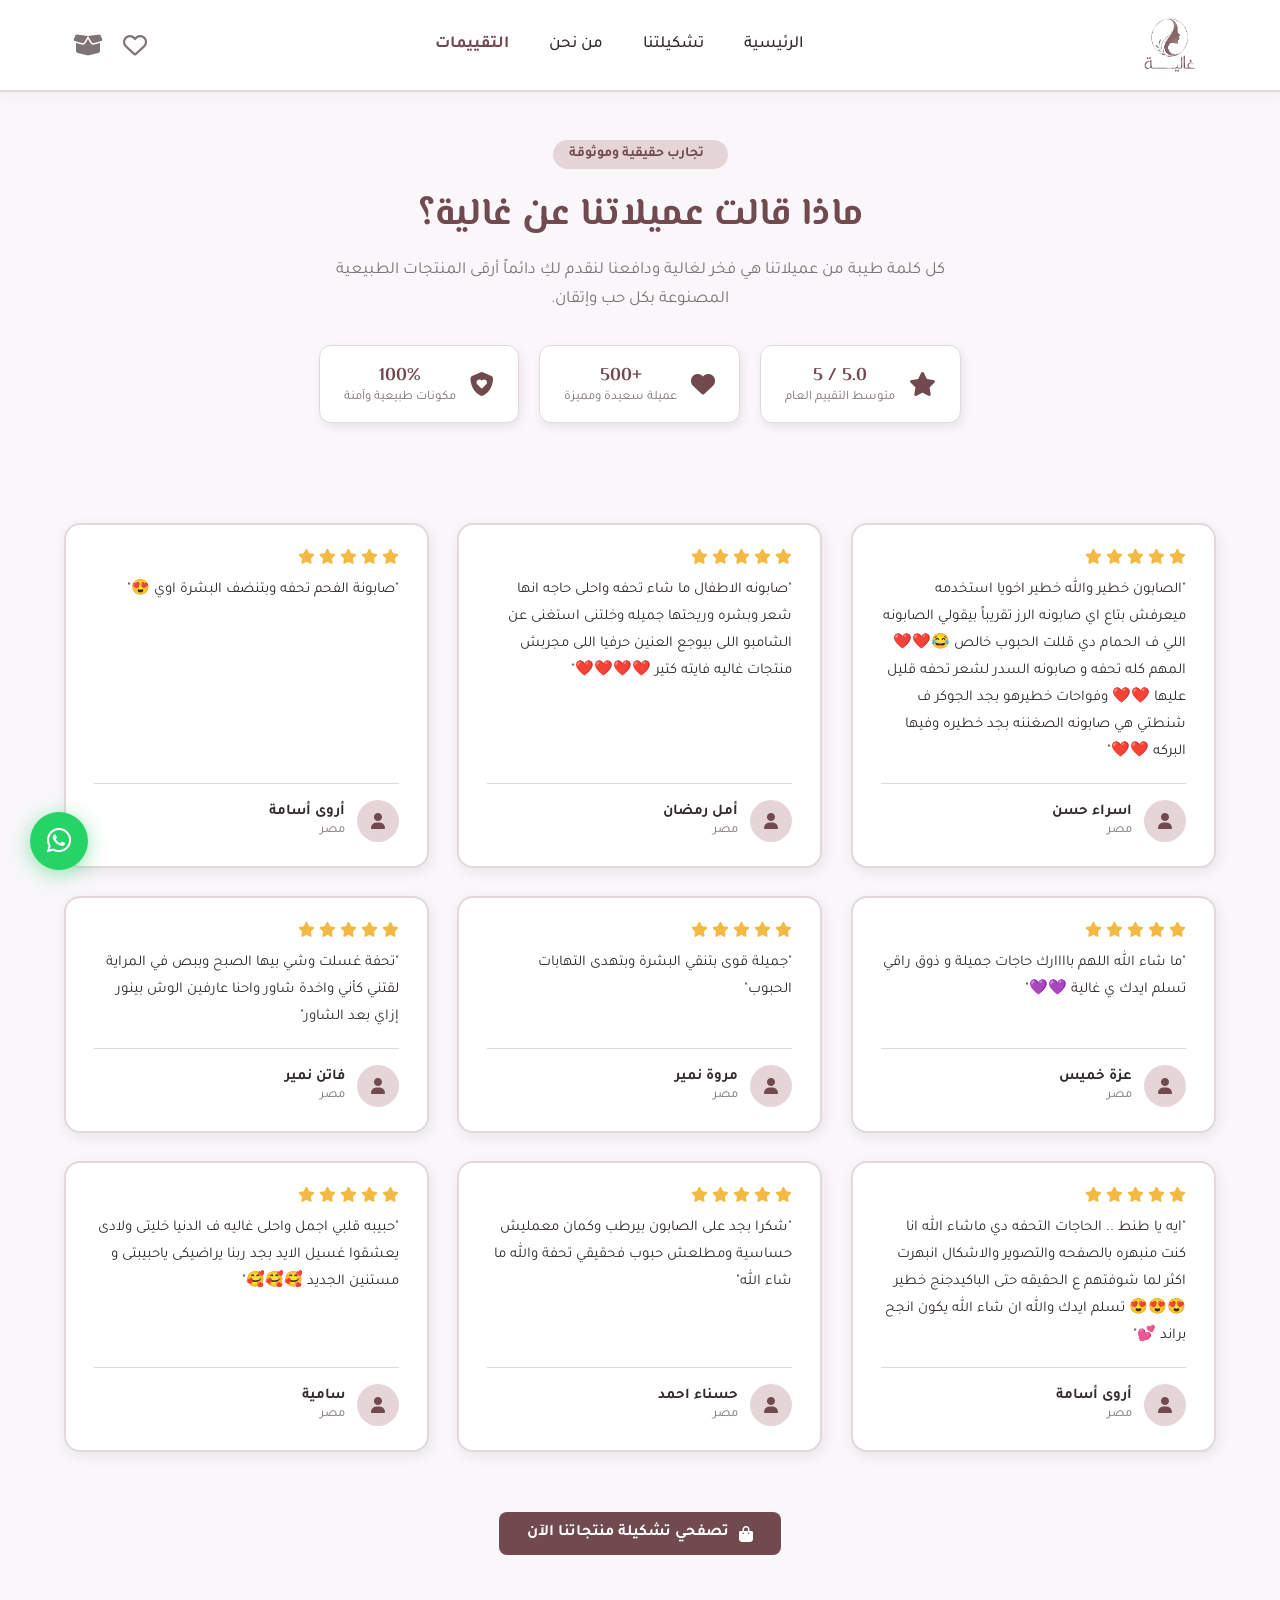
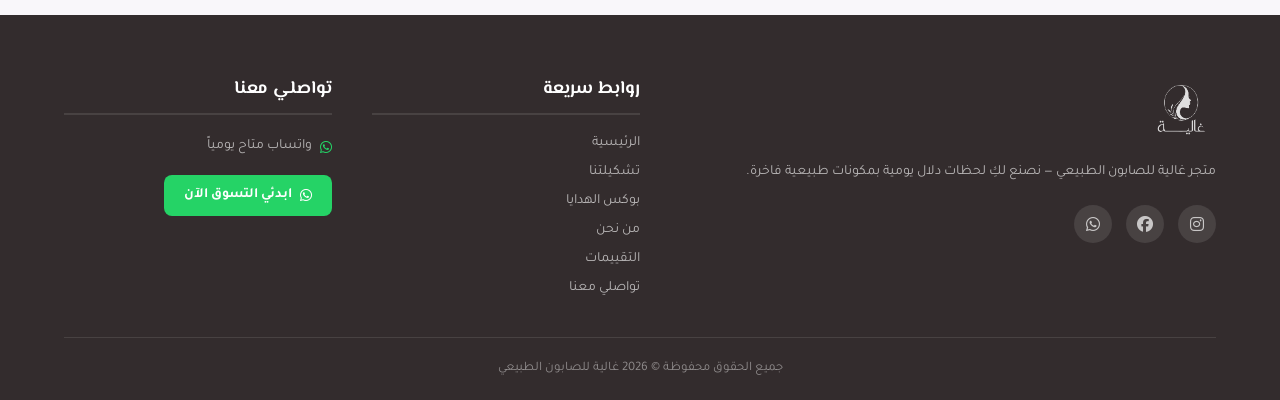
<file: reviews.html>
<!DOCTYPE html>
<html lang="ar" dir="rtl">
<head>
    <meta charset="UTF-8">
    <meta name="viewport" content="width=device-width, initial-scale=1.0">
    <meta name="description" content="آراء وتقييمات عميلات متجر غالية للصابون الطبيعي ومنتجات العناية بالبشرة المصنوعة يدوياً بكل حب.">
    <title>آراء عميلاتنا | غالية للصابون الطبيعي</title>
    <link rel="icon" href="images/logo.png">
    <link rel="stylesheet" href="CSS/style.css">
    <link rel="stylesheet" href="https://cdnjs.cloudflare.com/ajax/libs/font-awesome/6.7.2/css/all.min.css">
</head>
<body>

    <!-- Header -->
    <header>
        <div class="container">
            <nav>
                <a href="index.html" class="logo"><img src="images/logo.png" alt="شعار غالية"></a>
                <div class="menu-overlay" id="menu-overlay"></div>
                <ul class="links">
                    <li class="menu-upper-li" style="list-style:none;">
                        <div class="upper">
                            <h3>القائمة</h3>
                            <i class="fa-solid fa-xmark close-btn"></i>
                        </div>
                    </li>
                    <li><a href="index.html">الرئيسية</a></li>
                    <li class="have-box">
                        <a href="products.html">تشكيلتنا</a>
                        <div class="box">
                            <i class="fa-solid fa-caret-up arrow-up"></i>
                            <a href="products.html?cat=soaps">الصابون الطبيعي</a>
                            <a href="products.html?cat=diffuser">الفواحات</a>
                            <a href="products.html?cat=deodrant">مزيل العرق</a>
                            <a href="products.html?cat=specBox">بوكس الهدايا</a>
                        </div>
                    </li>
                    <li><a href="index.html#about">من نحن</a></li>
                    <li class="active"><a href="reviews.html">التقييمات</a></li>
                </ul>
                <div class="icons">
                    <div class="icon-wrapper" id="fav-icon-wrapper">
                        <i class="fa-regular fa-heart" id="fav-icon"></i>
                        <span class="badge" id="fav-count" style="display:none;">0</span>
                    </div>
                    <div class="icon-wrapper" id="cart-icon-wrapper">
                        <i class="fa-solid fa-box-open header-cart" id="cart-icon"></i>
                        <span class="badge" id="cart-count" style="display:none;">0</span>
                    </div>
                </div>
                <i class="fa-solid fa-bars bars"></i>
            </nav>
        </div>
    </header>

    <main>
        <div class="container">
            <!-- Hero / Intro for Reviews Page -->
            <section class="reviews-page-hero reveal-on-scroll">
                <span class="reviews-badge">
                    <i class="fa-solid fa-sparkles"></i>
                    تجارب حقيقية وموثوقة
                </span>
                <h1>ماذا قالت عميلاتنا عن غالية؟</h1>
                <p>كل كلمة طيبة من عميلاتنا هي فخر لغالية ودافعنا لنقدم لكِ دائماً أرقى المنتجات الطبيعية المصنوعة بكل حب وإتقان.</p>

                <!-- Reviews Quick Stats -->
                <div class="reviews-stats">
                    <div class="review-stat-card">
                        <i class="fa-solid fa-star"></i>
                        <div class="stat-text">
                            <strong>5.0 / 5</strong>
                            <span>متوسط التقييم العام</span>
                        </div>
                    </div>
                    <div class="review-stat-card">
                        <i class="fa-solid fa-heart"></i>
                        <div class="stat-text">
                            <strong id="reviews-total-count">+500</strong>
                            <span>عميلة سعيدة ومميزة</span>
                        </div>
                    </div>
                    <div class="review-stat-card">
                        <i class="fa-solid fa-shield-heart"></i>
                        <div class="stat-text">
                            <strong>100%</strong>
                            <span>مكونات طبيعية وآمنة</span>
                        </div>
                    </div>
                </div>
            </section>

            <!-- All Reviews Grid -->
            <section class="reviews-section reveal-on-scroll" style="margin-bottom: 40px;">
                <div class="reviews-page-grid" id="all-reviews-container">
                    <div class="products-loading" style="grid-column: 1 / -1;">
                        <i class="fa-solid fa-spinner fa-spin"></i>
                        <p>جاري تحميل جميع آراء العميلات...</p>
                    </div>
                </div>

                <!-- Back Navigation Box -->
                <div class="reviews-back-box">
                    <a href="products.html" class="reviews-back-btn">
                        <i class="fa-solid fa-bag-shopping"></i>
                        تصفحي تشكيلة منتجاتنا الآن
                    </a>
                </div>
            </section>
        </div>
    </main>

    <!-- Floating WhatsApp Button -->
    <a href="https://wa.me/201204308077?text=مرحباً،%20أريد%20الاستفسار%20عن%20منتجات%20غالية" class="whatsapp-float" target="_blank" rel="noopener" aria-label="تواصلي معنا عبر واتساب">
        <i class="fa-brands fa-whatsapp"></i>
    </a>

    <!-- Cart Drawer -->
    <div class="cart-overlay" id="cart-overlay"></div>
    <div class="cart-drawer" id="cart-drawer">
        <div class="cart-drawer-header">
            <h3>سلة التسوق</h3>
            <i class="fa-solid fa-xmark" id="close-cart"></i>
        </div>
        <div class="cart-items" id="cart-items">
            <div class="cart-empty">
                <i class="fa-solid fa-box-open"></i>
                <p>سلتكِ فارغة حتى الآن.</p>
                <a href="products.html" class="shop-btn" id="cart-shop-link">تصفحي المنتجات</a>
            </div>
        </div>
        <div class="cart-footer" id="cart-footer" style="display:none;">
            <div class="cart-total">
                <span>الإجمالي:</span>
                <span id="cart-total-price">0 ج.م</span>
            </div>

            <!-- Customer Details Form -->
            <div class="customer-info-form">
                <p class="customer-form-title"><i class="fa-solid fa-truck-ramp-box"></i> بيانات التوصيل</p>
                <div class="cart-form-group">
                    <label for="order-customer-name">الاسم بالكامل <span class="req">*</span></label>
                    <input type="text" id="order-customer-name" placeholder="مثال: سارة محمد" required>
                </div>
                <div class="cart-form-group">
                    <label for="order-customer-phone">رقم الهاتف <span class="req">*</span></label>
                    <input type="tel" id="order-customer-phone" placeholder="مثال: 01xxxxxxxxx" required>
                </div>
                <div class="cart-form-group">
                    <label for="order-customer-address">العنوان بالتفصيل (المدينة / المنطقة / الشارع) <span class="req">*</span></label>
                    <input type="text" id="order-customer-address" placeholder="مثال: القاهرة - مدينة نصر - شارع..." required>
                </div>
                <div class="cart-form-group">
                    <label for="order-customer-notes">ملاحظات إضافية (اختياري)</label>
                    <input type="text" id="order-customer-notes" placeholder="أي تفاصيل خاصة بالتوصيل أو التغليف">
                </div>
            </div>

            <button class="checkout-btn" id="checkout-btn">
                <i class="fa-brands fa-whatsapp"></i>
                إتمام الطلب عبر واتساب
            </button>
        </div>
    </div>

    <!-- Favorites Drawer -->
    <div class="fav-overlay" id="fav-overlay"></div>
    <div class="fav-drawer" id="fav-drawer">
        <div class="fav-drawer-header">
            <h3>المفضلة</h3>
            <i class="fa-solid fa-xmark" id="close-fav"></i>
        </div>
        <div class="fav-items" id="fav-items">
            <div class="fav-empty">
                <i class="fa-regular fa-heart"></i>
                <p>لم تضيفي أي منتج إلى المفضلة بعد.</p>
            </div>
        </div>
    </div>

    <!-- Toast Notification -->
    <div class="toast" id="toast"></div>

    <!-- Footer -->
    <footer>
        <div class="container">
            <div class="footer-content">
                <div class="footer-brand">
                    <a href="index.html"><img src="images/logo.png" alt="شعار غالية"></a>
                    <p>متجر غالية للصابون الطبيعي — نصنع لكِ لحظات دلال يومية بمكونات طبيعية فاخرة.</p>
                    <div class="footer-social">
                        <a href="https://www.instagram.com/ghaliaa__10?srtk=MTkyaGl3bXAxZm5xeg%3D%3D" target="_blank" rel="noopener" aria-label="إنستغرام"><i class="fa-brands fa-instagram"></i></a>
                        <a href="https://www.facebook.com/share/19c9CjjEmw/?mibextid=wwXIfr" target="_blank" rel="noopener" aria-label="فيسبوك"><i class="fa-brands fa-facebook"></i></a>
                        <a href="https://wa.me/201204308077" target="_blank" rel="noopener" aria-label="واتساب"><i class="fa-brands fa-whatsapp"></i></a>
                    </div>
                </div>
                <div class="footer-links">
                    <h4>روابط سريعة</h4>
                    <ul>
                        <li><a href="index.html">الرئيسية</a></li>
                        <li><a href="products.html">تشكيلتنا</a></li>
                        <li><a href="index.html#special-box">بوكس الهدايا</a></li>
                        <li><a href="index.html#about">من نحن</a></li>
                        <li><a href="reviews.html">التقييمات</a></li>
                        <li><a href="index.html#contact">تواصلي معنا</a></li>
                    </ul>
                </div>
                <div class="footer-contact">
                    <h4>تواصلي معنا</h4>
                    <p><i class="fa-brands fa-whatsapp"></i> واتساب متاح يومياً</p>
                    <a href="https://wa.me/201204308077?text=مرحباً،%20أريد%20الاستفسار%20عن%20منتجات%20غالية" target="_blank" rel="noopener" class="footer-wa-btn">
                        <i class="fa-brands fa-whatsapp"></i>
                        ابدئي التسوق الآن
                    </a>
                </div>
            </div>
            <div class="footer-bottom">
                <p>جميع الحقوق محفوظة &copy; <span class="year"></span> غالية للصابون الطبيعي</p>
            </div>
        </div>
    </footer>

    <script src="JS/main.js"></script>
    <script src="JS/reviews.js"></script>
</body>
</html>
</file>
<file: CSS/style.css>
@import url('https://fonts.googleapis.com/css2?family=El+Messiri:wght@400..700&family=Tajawal:wght@200;300;400;500;700;800;900&display=swap');

:root {
    /* Logo Colors */
    --main-color: #704a4f;
    --sec-color: #a87b7d;
    --accent-color: #e6d5d6;

    /* UI Colors */
    --bg-main: #f9f7fa;
    --bg-card: #fff;
    --text-main: #332c2d;
    --text-sec: #7e7375;

    /* Special Events Colors */
    --hover: #59393d;
    --border-color: #e2d8da;
    --box-shadow-color: rgba(0, 0, 0, 0.08);

    /* Fonts */
    --heading-font: "El Messiri", sans-serif;
    --body-font: "Tajawal", sans-serif;
}

/* ===== RESET & BASE ===== */
* {
    margin: 0;
    padding: 0;
    box-sizing: border-box;
    list-style: none;
}
html {
    scroll-behavior: smooth;
    scrollbar-width: thin;
    scrollbar-color: var(--sec-color) #fdfbfc;
}

/* ===== Custom Luxury Boutique Scrollbar ===== */
::-webkit-scrollbar {
    width: 10px;
    height: 10px;
}

::-webkit-scrollbar-track {
    background: #fdfbfc;
    border-left: 1px solid rgba(226, 216, 218, 0.5);
}

::-webkit-scrollbar-thumb {
    background: linear-gradient(180deg, var(--sec-color) 0%, var(--main-color) 100%);
    border-radius: 20px;
    border: 2px solid #fdfbfc;
    transition: background 0.3s ease;
}

::-webkit-scrollbar-thumb:hover {
    background: var(--hover);
}

::-webkit-scrollbar-corner {
    background: transparent;
}
body {
    background-color: var(--bg-main);
    color: var(--text-main);
    font-family: var(--body-font);
    padding-top: 100px;
}
h1, h2, h3, h4 {
    color: var(--main-color);
    font-family: var(--heading-font);
}
p {
    color: var(--text-sec);
    line-height: 1.7;
}
img {
    display: block;
    max-width: 100%;
}
a {
    color: var(--sec-color);
    text-decoration: none;
}
.container {
    width: 90%;
    margin: 0 auto;
}
@media (min-width: 1500px) {
    .container {
        max-width: 1500px;
    }
}

/* ===== SECTION SHARED TITLE STYLE ===== */
.title {
    display: flex;
    gap: 10px;
    align-items: center;
}
.title i {
    color: var(--main-color);
    font-size: 20px;
}
.title h2 {
    font-size: 28px;
}

/* ===== HEADER ===== */
header {
    background-color: var(--bg-card);
    padding: 0 10px;
    position: fixed;
    top: 0;
    left: 0;
    right: 0;
    z-index: 999;
    box-shadow: 0 2px 12px rgba(112, 74, 79, 0.08);
    border-bottom: 2px solid var(--border-color);
}
header nav {
    display: flex;
    justify-content: space-between;
    align-items: center;
    height: 90px;
}
header nav .logo {
    height: 75px;
    display: flex;
    align-items: center;
}
header nav .logo img {
    width: 75px;
    height: 75px;
    object-fit: contain;
}
header nav ul {
    display: flex;
    align-items: center;
    justify-content: center;
    gap: 40px;
}
header nav ul li {
    position: relative;
}
header nav ul li a {
    transition: .3s;
    font-size: 17px;
    color: var(--text-main);
    font-weight: 500;
}
header nav ul li.active a:first-child {
    color: var(--main-color);
    font-weight: 700;
}
header nav ul li a:hover {
    color: var(--main-color);
}

/* Dropdown Box */
header nav ul li.have-box .box {
    position: absolute;
    right: 50%;
    transform: translateX(50%) translateY(10px);
    top: calc(100% + 15px);
    opacity: 0;
    width: 180px;
    visibility: hidden;
    transition: opacity 0.25s cubic-bezier(0.16, 1, 0.3, 1), transform 0.25s cubic-bezier(0.16, 1, 0.3, 1), visibility 0.25s ease;
    display: flex;
    flex-direction: column;
    gap: 12px;
    background-color: var(--bg-card);
    border: 2px solid var(--border-color);
    padding: 20px 15px;
    box-shadow: 0 12px 28px rgba(112, 74, 79, 0.12);
    border-radius: 12px;
    z-index: 100;
    pointer-events: none;
}
header nav ul li.have-box .box::before {
    content: "";
    position: absolute;
    right: 0;
    top: -20px;
    width: 100%;
    height: 20px;
    background-color: transparent;
}
header nav ul li.have-box:hover .box,
header nav ul li.have-box:focus-within .box {
    visibility: visible;
    opacity: 1;
    transform: translateX(50%) translateY(0);
    pointer-events: auto;
}
header nav ul li.have-box .box .arrow-up {
    position: absolute;
    top: -13px;
    right: 50%;
    transform: translateX(50%);
    color: var(--border-color);
    font-size: 20px;
    pointer-events: none;
}
header nav ul li.have-box .box a {
    font-size: 15px;
    border-bottom: 1px solid var(--accent-color);
    padding: 4px 6px;
    color: var(--text-main);
    white-space: nowrap;
    border-radius: 6px;
    transition: color 0.2s ease, border-color 0.2s ease, background-color 0.2s ease, transform 0.2s ease;
}
header nav ul li.have-box .box a:hover,
header nav ul li.have-box .box a.active {
    border-bottom-color: var(--sec-color);
    color: var(--main-color);
    background-color: rgba(230, 213, 214, 0.25);
    transform: translateX(-3px);
}

/* Header Icons */
header nav .icons {
    display: flex;
    align-items: center;
    justify-content: center;
    gap: 20px;
}
.icon-wrapper {
    position: relative;
    cursor: pointer;
}
header nav .icons .icon-wrapper i {
    font-size: 24px;
    cursor: pointer;
    transition: .3s;
    color: var(--text-sec);
    display: block;
}
header nav .icons .icon-wrapper i:hover {
    color: var(--main-color);
}
.badge {
    position: absolute;
    top: -6px;
    left: -6px;
    background-color: var(--main-color);
    color: #fff;
    font-size: 10px;
    font-weight: 700;
    border-radius: 50%;
    width: 18px;
    height: 18px;
    display: flex;
    align-items: center;
    justify-content: center;
    pointer-events: none;
}
header nav .bars {
    display: none;
    cursor: pointer;
    font-size: 22px;
    color: var(--text-main);
}
header nav .upper {
    display: none;
    justify-content: space-between;
    align-items: center;
    width: 100%;
    padding: 0 20px 10px;
    border-bottom: 2px solid var(--border-color);
}
header nav .upper p {
    /* font-size: ; */
}
header nav .upper .close-btn {
    font-size: 22px;
    color: var(--text-sec);
    cursor: pointer;
}

/* Mobile Menu */
@media (max-width: 900px) {
    header nav .bars {
        display: block;
        order: 3;
    }
    header nav .upper {
        display: flex;
        align-items: center;
        justify-content: space-between;
        width: 100%;
        padding: 18px 20px;
        border-bottom: 2px solid var(--border-color);
        background-color: var(--bg-card);
        flex-shrink: 0;
    }
    header nav .upper h3 {
        font-size: 20px;
        font-weight: 700;
        margin: 0;
        color: var(--main-color);
    }
    header nav .upper .close-btn {
        font-size: 22px;
        color: var(--text-sec);
        cursor: pointer;
        padding: 4px;
        display: flex;
        align-items: center;
        justify-content: center;
        transition: color 0.2s ease, transform 0.2s ease;
    }
    header nav .upper .close-btn:hover {
        color: var(--main-color);
        transform: rotate(90deg);
    }
    header nav .links {
        position: fixed;
        top: 0;
        bottom: 0;
        right: -360px;
        left: auto;
        width: 320px;
        max-width: 88vw;
        background-color: var(--bg-card);
        border-right: none;
        border-left: 2px solid var(--border-color);
        box-shadow: -4px 0 20px rgba(0, 0, 0, 0.12);
        display: flex;
        flex-direction: column;
        justify-content: flex-start !important;
        align-items: stretch;
        padding: 0 0 24px 0;
        visibility: hidden;
        transition: right 0.35s cubic-bezier(0.16, 1, 0.3, 1), visibility 0.35s ease;
        gap: 0;
        z-index: 1001;
        overflow-y: auto;
        -webkit-overflow-scrolling: touch;
    }
    header nav .links.active {
        right: 0;
        visibility: visible;
    }
    header nav .links li {
        width: 100%;
        border-bottom: 1px solid var(--border-color);
        padding: 0;
        transition: background-color 0.2s ease;
    }
    header nav .links li.menu-upper-li {
        padding: 0;
        border-bottom: none;
        background: transparent !important;
    }
    header nav .links li:not(.menu-upper-li) > a {
        display: flex;
        align-items: center;
        width: 100%;
        padding: 14px 20px;
        font-size: 16px;
        font-weight: 600;
        color: var(--text-main);
        transition: color 0.2s ease, background-color 0.2s ease, padding-right 0.2s ease;
    }
    header nav .links li:not(.menu-upper-li) > a:hover {
        color: var(--main-color);
        background-color: rgba(168, 123, 125, 0.06);
        padding-right: 24px;
    }
    header nav .links li.active {
        border-bottom-color: var(--border-color);
    }
    header nav .links li.active:not(.menu-upper-li) > a {
        color: var(--main-color);
        font-weight: 700;
        background-color: rgba(230, 213, 214, 0.25);
        border-right: 4px solid var(--main-color);
    }
    header nav .links li.have-box {
        padding-bottom: 12px;
    }
    header nav .links li.have-box > a {
        padding-bottom: 8px;
    }
    header nav ul li.have-box .box {
        position: static;
        right: auto;
        transform: none !important;
        top: auto;
        opacity: 1 !important;
        width: 100% !important;
        visibility: visible !important;
        pointer-events: auto !important;
        display: grid !important;
        grid-template-columns: repeat(2, 1fr);
        gap: 8px;
        padding: 4px 20px 0;
        background-color: transparent;
        border: none;
        box-shadow: none;
        border-radius: 0;
        transition: none !important;
    }
    header nav ul li.have-box .box::before,
    header nav ul li.have-box .box .arrow-up,
    header nav ul li.have-box .box i {
        display: none !important;
    }
    header nav ul li.have-box .box a {
        display: flex;
        align-items: center;
        justify-content: center;
        text-align: center;
        padding: 8px 10px;
        background-color: var(--bg-main);
        border: 1px solid var(--border-color);
        color: var(--text-sec);
        font-size: 13px;
        font-weight: 600;
        border-radius: 20px;
        white-space: nowrap;
        box-shadow: 0 1px 3px rgba(0, 0, 0, 0.03);
        transition: all 0.2s ease;
        transform: none;
    }
    header nav ul li.have-box .box a:hover,
    header nav ul li.have-box .box a:active,
    header nav ul li.have-box .box a.active {
        background-color: var(--main-color);
        border-color: var(--main-color);
        color: #fff;
        transform: translateY(-1px);
        box-shadow: 0 4px 10px rgba(112, 74, 79, 0.2);
    }
    header nav .logo {
        order: 2;
        height: 70px;
    }
    header nav .logo img {
        width: 65px;
        height: 65px;
    }
}
@media (max-width: 500px) {
    header nav .links {
        width: 82%;
        max-width: 310px;
        right: -330px;
    }
    header nav {
        height: 75px;
    }
    body {
        padding-top: 85px;
    }
}

/* ===== LANDING PAGE ===== */
main .lan-pg {
    margin-bottom: 100px;
    display: flex;
    justify-content: space-between;
    align-items: center;
    gap: 40px;
    padding-top: 30px;
}
main .lan-pg .right {
    display: flex;
    flex-direction: column;
    gap: 15px;
    width: 42%;
}
main .lan-pg .right h1 {
    font-size: 60px;
    line-height: 1.1;
}
main .lan-pg .right > p {
    margin-bottom: 5px;
    font-size: 17px;
}
main .lan-pg .right .btns {
    display: flex;
    align-items: center;
    gap: 15px;
    flex-wrap: wrap;
}
main .lan-pg .right .btns .shop-btn {
    padding: 12px 28px;
    background-color: var(--sec-color);
    border: 2px solid transparent;
    color: #fff;
    transition: .3s;
    font-weight: 700;
    border-radius: 6px;
    font-size: 16px;
    font-family: var(--body-font);
}
main .lan-pg .right .btns .shop-btn:hover {
    border-color: var(--border-color);
    color: var(--main-color);
    background-color: transparent;
    box-shadow: 2px 2px 0 var(--box-shadow-color);
}
main .lan-pg .right .btns .contact-btn {
    padding: 12px 28px;
    border: 2px solid var(--border-color);
    color: var(--main-color);
    background-color: transparent;
    box-shadow: 2px 2px 0 var(--box-shadow-color);
    font-weight: 700;
    transition: .3s;
    border-radius: 6px;
    font-size: 16px;
    font-family: var(--body-font);
}
main .lan-pg .right .btns .contact-btn:hover {
    background-color: var(--sec-color);
    border-color: transparent;
    color: #fff;
    box-shadow: none;
}
main .lan-pg .right .info {
    display: flex;
    align-items: center;
    gap: 30px;
    margin-top: 15px;
    padding-top: 20px;
    border-top: 1px solid var(--border-color);
}
main .lan-pg .right .info .icon {
    display: flex;
    flex-direction: column;
    align-items: center;
    gap: 8px;
}
main .lan-pg .right .info .icon i {
    font-size: 22px;
    color: var(--main-color);
}
main .lan-pg .right .info .icon p {
    text-align: center;
    font-size: 13px;
    font-weight: 500;
}

/* Landing Images */
main .lan-pg .left {
    position: relative;
    width: 55%;
}
main .lan-pg .left .imgs {
    display: flex;
    justify-content: space-between;
    gap: 12px;
    padding: 60px 0;
}
main .lan-pg .left .imgs img {
    width: calc(33.333% - 8px);
    height: 320px;
    object-fit: cover;
    border-radius: 20px;
    box-shadow: 4px 4px 16px var(--box-shadow-color);
}
main .lan-pg .left .imgs .img2 {
    margin-top: 30px;
}
main .lan-pg .left .imgs .img3 {
    margin-top: -20px;
}
main .lan-pg .left .up,
main .lan-pg .left .down {
    position: absolute;
    z-index: 10;
    background-color: var(--bg-card);
    padding: 10px 16px;
    border-radius: 20px;
    box-shadow: 2px 4px 12px var(--box-shadow-color);
    border: 1px solid var(--border-color);
    font-size: 13px;
    font-weight: 500;
    color: var(--text-main);
    display: flex;
    align-items: center;
    gap: 8px;
    max-width: 85%;
}
main .lan-pg .left .up i,
main .lan-pg .left .down i {
    color: var(--main-color);
    font-size: 14px;
    flex-shrink: 0;
}
main .lan-pg .left .up {
    top: 0;
    right: 0;
}
main .lan-pg .left .down {
    bottom: 0;
    left: 0;
}

@media (max-width: 1100px) {
    main .lan-pg {
        flex-direction: column;
        gap: 60px;
    }
    main .lan-pg .left,
    main .lan-pg .right {
        width: 100%;
    }
    main .lan-pg .right h1 {
        font-size: 48px;
    }
    main .lan-pg .left .imgs img {
        height: 260px;
    }
}
@media (max-width: 768px) {
    main .lan-pg .right h1 {
        font-size: 40px;
    }
    main .lan-pg .left .imgs img {
        height: 200px;
    }
}
@media (max-width: 600px) {
    main .lan-pg .left .imgs {
        flex-direction: column;
        gap: 15px;
        padding: 50px 0;
    }
    main .lan-pg .left .imgs img {
        width: 100%;
        height: 220px;
        margin: 0 !important;
    }
    main .lan-pg .left .up,
    main .lan-pg .left .down {
        font-size: 12px;
        max-width: 100%;
    }
}

/* ===== RECOMMENDED PRODUCTS ===== */
main .rec-products {
    margin-bottom: 100px;
    scroll-margin-top: 110px;
}
main .rec-products .upper {
    display: flex;
    flex-direction: column;
    gap: 8px;
    margin-bottom: 40px;
}
main .rec-products .upper p {
    font-size: 16px;
}
main .rec-products .products {
    display: flex;
    justify-content: center;
    flex-wrap: wrap;
    gap: 30px;
}
.products-loading {
    display: flex;
    flex-direction: column;
    align-items: center;
    gap: 15px;
    padding: 60px;
    color: var(--text-sec);
    width: 100%;
}
.products-loading i {
    font-size: 36px;
    color: var(--main-color);
}

/* Product Card */
main .rec-products .product {
    display: flex;
    flex-direction: column;
    width: 300px;
    background-color: var(--bg-card);
    border: 2px solid var(--border-color);
    box-shadow: 0 4px 16px rgba(112, 74, 79, 0.06);
    border-radius: 16px;
    position: relative;
    overflow: hidden;
    transition: transform 0.35s cubic-bezier(0.16, 1, 0.3, 1), box-shadow 0.35s cubic-bezier(0.16, 1, 0.3, 1), border-color 0.3s ease;
    cursor: pointer;
    color: inherit;
    will-change: transform, box-shadow;
}
main .rec-products .product:hover {
    transform: translateY(-7px);
    box-shadow: 0 16px 36px rgba(112, 74, 79, 0.16);
    border-color: var(--sec-color);
}
main .rec-products .product .img {
    width: 100%;
    height: 200px;
    position: relative;
    overflow: hidden;
}
main .rec-products .product .img img {
    width: 100%;
    height: 100%;
    object-fit: cover;
    transition: transform 0.45s cubic-bezier(0.16, 1, 0.3, 1), filter 0.35s ease;
}
main .rec-products .product:hover .img img {
    filter: brightness(92%);
    transform: scale(1.08);
}
main .rec-products .product .img .fav-product {
    position: absolute;
    top: 8px;
    right: 8px;
    background-color: var(--bg-card);
    border-radius: 50%;
    width: 32px;
    height: 32px;
    display: flex;
    align-items: center;
    justify-content: center;
    z-index: 10;
    cursor: pointer;
    box-shadow: 2px 2px 8px var(--box-shadow-color);
    transition: .3s;
    border: 1px solid var(--border-color);
}
main .rec-products .product .img .fav-product i {
    font-size: 14px;
    color: var(--text-sec);
    transition: .3s;
}
main .rec-products .product .img .fav-product:hover i,
main .rec-products .product .img .fav-product.active i {
    color: #e05c6e;
}
main .rec-products .product .img .fav-product.active {
    border-color: #ffd0d5;
    background-color: #fff5f6;
}
main .rec-products .product .img .msg {
    position: absolute;
    display: flex;
    align-items: center;
    gap: 6px;
    bottom: -40px;
    width: 100%;
    background-color: rgba(168, 123, 125, 0.92);
    backdrop-filter: blur(4px);
    justify-content: center;
    padding: 8px;
    transition: bottom 0.3s cubic-bezier(0.16, 1, 0.3, 1), opacity 0.3s ease;
    opacity: 0;
}
main .rec-products .product:hover .img .msg {
    bottom: 0;
    opacity: 1;
}
main .rec-products .product .img .msg p {
    color: #fff;
    font-size: 13px;
}
main .rec-products .product .img .msg i {
    font-size: 13px;
    color: #fff;
}
main .rec-products .product .content {
    display: flex;
    flex-direction: column;
    gap: 8px;
    padding: 14px;
    flex: 1;
}
main .rec-products .product .content .name {
    font-size: 16px;
    overflow: hidden;
    text-overflow: ellipsis;
    display: -webkit-box;
    -webkit-line-clamp: 2;
    -webkit-box-orient: vertical;
    color: var(--text-main);
    font-weight: 700;
    line-height: 1.4;
}
main .rec-products .product .content .benf,
main .rec-products .product .content .ingred {
    font-size: 13px;
    overflow: hidden;
    text-overflow: ellipsis;
    display: -webkit-box;
    -webkit-line-clamp: 1;
    -webkit-box-orient: vertical;
    color: var(--text-sec);
}
main .rec-products .product .content .prices {
    display: flex;
    align-items: center;
    gap: 10px;
    margin-top: auto;
    padding-top: 8px;
    border-top: 1px solid var(--border-color);
}
main .rec-products .product .content .price {
    font-size: 18px;
    color: var(--main-color);
    font-weight: 700;
}
main .rec-products .product .content .old-price {
    color: var(--text-sec);
    text-decoration: line-through;
    font-size: 13px;
}
main .rec-products .product .stars {
    display: flex;
    gap: 3px;
    align-items: center;
    padding: 0 14px 14px;
}
main .rec-products .product .stars i {
    color: #f4b942;
    font-size: 13px;
}
main .rec-products .product .rec-badge {
    position: absolute;
    top: 8px;
    left: 8px;
    font-size: 11px;
    background-color: var(--main-color);
    color: #fff;
    padding: 4px 10px;
    border-radius: 20px;
    font-weight: 600;
    z-index: 5;
}
main .rec-products .product .add-cart-btn {
    display: flex;
    align-items: center;
    justify-content: center;
    gap: 8px;
    background-color: var(--sec-color);
    color: #fff;
    border: none;
    padding: 10px;
    font-family: var(--body-font);
    font-size: 14px;
    font-weight: 600;
    cursor: pointer;
    transition: .3s;
    width: 100%;
    border-top: 1px solid var(--border-color);
}
main .rec-products .product .add-cart-btn:hover {
    background-color: var(--main-color);
}

/* Products Lower */
main .rec-products .lower {
    margin-top: 50px;
    display: flex;
    flex-direction: column;
    align-items: center;
    gap: 15px;
}
main .rec-products .lower p {
    font-size: 14px;
}
main .rec-products .lower .line {
    width: 240px;
    max-width: 80%;
    height: 4px;
    background-color: var(--accent-color);
    position: relative;
    border-radius: 4px;
    overflow: hidden;
}
main .rec-products .lower .line::before {
    content: "";
    width: var(--progress-pct, 0%);
    height: 100%;
    background: linear-gradient(90deg, var(--sec-color), var(--main-color));
    position: absolute;
    top: 0;
    right: 0;
    border-radius: 4px;
    transition: width 0.65s cubic-bezier(0.16, 1, 0.3, 1);
}
main .rec-products .lower .see-more {
    padding: 12px 30px;
    background-color: var(--main-color);
    box-shadow: 2px 2px 0 var(--box-shadow-color);
    color: #fff;
    border-radius: 6px;
    font-weight: 700;
    font-size: 15px;
    border: 2px solid transparent;
    transition: .3s;
    font-family: var(--body-font);
    display: inline-flex !important;
    align-items: center;
    gap: 8px;
}
main .rec-products .lower .see-more:hover {
    border-color: var(--border-color);
    background-color: transparent;
    color: var(--main-color);
    box-shadow: none;
}
@media (max-width: 700px) {
    main .rec-products .product {
        width: 100%;
        max-width: 400px;
    }
}

/* ===== ABOUT SECTION ===== */
.about-section {
    margin-bottom: 100px;
    scroll-margin-top: 110px;
}
.about-section .about-header {
    display: flex;
    flex-direction: column;
    gap: 6px;
    margin-bottom: 50px;
}
.about-section .about-header p {
    font-size: 16px;
}
.about-content {
    display: flex;
    gap: 60px;
    align-items: center;
}
.about-text {
    flex: 1;
    display: flex;
    flex-direction: column;
    gap: 20px;
}
.about-text h3 {
    font-size: 26px;
    color: var(--main-color);
    font-family: var(--heading-font);
}
.about-text p {
    font-size: 15px;
}
.about-features {
    display: grid;
    grid-template-columns: 1fr 1fr;
    gap: 16px;
    margin-top: 10px;
}
.feature {
    display: flex;
    align-items: center;
    gap: 10px;
    padding: 12px 16px;
    background-color: var(--bg-card);
    border: 1px solid var(--border-color);
    border-radius: 8px;
    transition: .3s;
}
.feature:hover {
    border-color: var(--sec-color);
    box-shadow: 2px 2px 8px var(--box-shadow-color);
}
.feature i {
    color: var(--main-color);
    font-size: 18px;
    flex-shrink: 0;
}
.feature span {
    font-size: 14px;
    font-weight: 600;
    color: var(--text-main);
}
.about-img {
    position: relative;
    flex-shrink: 0;
}
.about-img img {
    width: 360px;
    height: 420px;
    object-fit: cover;
    border-radius: 20px;
    box-shadow: 6px 6px 24px var(--box-shadow-color);
}
.about-badge {
    position: absolute;
    bottom: -20px;
    right: -20px;
    background-color: var(--main-color);
    color: #fff;
    padding: 14px 20px;
    border-radius: 14px;
    display: flex;
    align-items: center;
    gap: 10px;
    font-weight: 700;
    font-size: 14px;
    box-shadow: 4px 4px 16px rgba(112, 74, 79, 0.3);
}
.about-badge i {
    color: #f4b942;
}
@media (max-width: 900px) {
    .about-content {
        flex-direction: column-reverse;
        gap: 40px;
    }
    .about-img img {
        width: 100%;
        height: 280px;
    }
    .about-badge {
        right: 10px;
        bottom: -10px;
    }
}
@media (max-width: 500px) {
    .about-features {
        grid-template-columns: 1fr;
    }
}

/* ===== REVIEWS SECTION ===== */
.reviews-section {
    margin-bottom: 100px;
    scroll-margin-top: 110px;
}
.reviews-header {
    display: flex;
    flex-direction: column;
    gap: 6px;
    margin-bottom: 40px;
}
.reviews-header p {
    font-size: 16px;
}
.reviews-grid {
    display: grid;
    grid-template-columns: repeat(2, 1fr);
    gap: 28px;
    align-items: stretch;
}
.review-card {
    background-color: var(--bg-card);
    border: 2px solid var(--border-color);
    border-radius: 16px;
    padding: 24px 28px;
    display: flex;
    flex-direction: column;
    justify-content: space-between;
    gap: 18px;
    height: auto;
    min-height: 200px;
    box-sizing: border-box;
    transition: transform .3s ease, box-shadow .3s ease, border-color .3s ease;
    box-shadow: 2px 4px 14px var(--box-shadow-color);
    overflow: visible;
}
.review-card:hover {
    border-color: var(--sec-color);
    transform: translateY(-4px);
    box-shadow: 4px 10px 24px rgba(112, 74, 79, 0.14);
}
.review-card-top {
    display: flex;
    flex-direction: column;
    gap: 12px;
}
.review-stars {
    display: flex;
    gap: 4px;
}
.review-stars i {
    color: #f4b942;
    font-size: 15px;
}
.review-text {
    font-size: 15px;
    color: var(--text-main);
    line-height: 1.8;
    word-break: break-word;
    overflow-wrap: break-word;
    white-space: normal;
    margin: 0;
}
.review-author {
    display: flex;
    align-items: center;
    gap: 12px;
    padding-top: 16px;
    border-top: 1px solid var(--border-color);
    margin-top: auto;
}
.author-avatar {
    width: 42px;
    height: 42px;
    border-radius: 50%;
    background-color: var(--accent-color);
    display: flex;
    align-items: center;
    justify-content: center;
    flex-shrink: 0;
}
.author-avatar i {
    color: var(--main-color);
    font-size: 16px;
}
.author-info {
    display: flex;
    flex-direction: column;
    gap: 2px;
}
.author-info strong {
    color: var(--text-main);
    font-size: 15px;
    font-weight: 700;
}
.author-info span {
    color: var(--text-sec);
    font-size: 13px;
}
main .reviews-section .lower {
    margin-top: 50px;
    display: flex;
    align-items: center;
    gap: 20px;
    flex-direction: column;
}
main .reviews-section .lower p {
    font-size: 14px;
}
main .reviews-section .lower .line {
    width: 240px;
    max-width: 80%;
    height: 4px;
    background-color: var(--accent-color);
    position: relative;
    border-radius: 4px;
    overflow: hidden;
}
main .reviews-section .lower .line::before {
    content: "";
    width: var(--progress-pct, 0%);
    height: 100%;
    background: linear-gradient(90deg, var(--sec-color), var(--main-color));
    position: absolute;
    top: 0;
    right: 0;
    border-radius: 4px;
    transition: width 0.65s cubic-bezier(0.16, 1, 0.3, 1);
}
main .reviews-section .lower .see-more {
    padding: 12px 32px;
    background-color: var(--main-color);
    box-shadow: 2px 2px 0 var(--box-shadow-color);
    color: #fff;
    border-radius: 6px;
    font-weight: 700;
    font-size: 15px;
    border: 2px solid transparent;
    transition: .3s;
    font-family: var(--body-font);
    display: inline-flex;
    align-items: center;
    gap: 8px;
    text-decoration: none;
    cursor: pointer;
}
main .reviews-section .lower .see-more:hover {
    border-color: var(--border-color);
    background-color: transparent;
    color: var(--main-color);
    box-shadow: none;
}

/* Dedicated Reviews Page (reviews.html) styling */
.reviews-page-hero {
    text-align: center;
    padding: 40px 0 30px;
    margin-bottom: 20px;
}
.reviews-page-hero .reviews-badge {
    display: inline-flex;
    align-items: center;
    gap: 8px;
    padding: 6px 16px;
    background-color: var(--accent-color);
    color: var(--main-color);
    border-radius: 30px;
    font-size: 14px;
    font-weight: 700;
    margin-bottom: 16px;
}
.reviews-page-hero h1 {
    font-size: 38px;
    margin-bottom: 12px;
    color: var(--main-color);
}
.reviews-page-hero p {
    font-size: 17px;
    max-width: 650px;
    margin: 0 auto;
    color: var(--text-sec);
}
.reviews-stats {
    display: flex;
    justify-content: center;
    gap: 20px;
    flex-wrap: wrap;
    margin: 30px 0 50px;
}
.review-stat-card {
    background-color: var(--bg-card);
    border: 1px solid var(--border-color);
    border-radius: 12px;
    padding: 16px 24px;
    display: flex;
    align-items: center;
    gap: 14px;
    box-shadow: 2px 4px 10px var(--box-shadow-color);
}
.review-stat-card i {
    font-size: 24px;
    color: var(--main-color);
}
.review-stat-card .stat-text {
    display: flex;
    flex-direction: column;
}
.review-stat-card .stat-text strong {
    font-size: 18px;
    color: var(--main-color);
    font-family: var(--heading-font);
}
.review-stat-card .stat-text span {
    font-size: 13px;
    color: var(--text-sec);
}
.reviews-page-grid {
    display: grid;
    grid-template-columns: repeat(auto-fill, minmax(320px, 1fr));
    gap: 28px;
    margin-bottom: 60px;
}
.reviews-back-box {
    text-align: center;
    margin: 40px 0 60px;
}
.reviews-back-btn {
    display: inline-flex;
    align-items: center;
    gap: 10px;
    padding: 12px 28px;
    background-color: var(--main-color);
    color: #fff;
    border-radius: 8px;
    font-weight: 700;
    transition: .3s;
}
.reviews-back-btn:hover {
    background-color: var(--hover);
    color: #fff;
    transform: translateY(-2px);
}

@media (max-width: 850px) {
    .reviews-grid {
        grid-template-columns: 1fr;
        gap: 20px;
    }
    .reviews-page-grid {
        grid-template-columns: 1fr;
        gap: 20px;
    }
    .review-card {
        padding: 20px;
    }
    .reviews-page-hero h1 {
        font-size: 30px;
    }
}

/* ===== CONTACT SECTION ===== */
.contact-section {
    margin-bottom: 100px;
    scroll-margin-top: 110px;
}
.contact-header {
    display: flex;
    flex-direction: column;
    gap: 6px;
    margin-bottom: 50px;
}
.contact-header p {
    font-size: 16px;
}
.contact-content {
    display: grid;
    grid-template-columns: 1fr 1.5fr;
    gap: 50px;
    align-items: start;
}
.contact-info {
    display: flex;
    flex-direction: column;
    gap: 20px;
}
.contact-item {
    display: flex;
    align-items: center;
    gap: 16px;
    padding: 16px 20px;
    background-color: var(--bg-card);
    border: 1px solid var(--border-color);
    border-radius: 12px;
    transition: .3s;
}
.contact-item:hover {
    border-color: var(--sec-color);
    box-shadow: 2px 4px 12px var(--box-shadow-color);
}
.contact-item > i {
    font-size: 24px;
    color: var(--main-color);
    flex-shrink: 0;
    width: 30px;
    text-align: center;
}
.contact-item div {
    display: flex;
    flex-direction: column;
    gap: 3px;
}
.contact-item strong {
    color: var(--text-main);
    font-size: 15px;
}
.contact-item p,
.contact-item span {
    color: var(--text-sec);
    font-size: 14px;
    transition: .3s;
}
.contact-item a:hover {
    color: var(--main-color);
}
.contact-form {
    background-color: var(--bg-card);
    border: 2px solid var(--border-color);
    border-radius: 16px;
    padding: 30px;
    box-shadow: 2px 4px 16px var(--box-shadow-color);
}
.contact-form h3 {
    font-size: 22px;
    margin-bottom: 24px;
    color: var(--main-color);
}
.form-group {
    display: flex;
    flex-direction: column;
    gap: 6px;
    margin-bottom: 18px;
}
.form-group label {
    font-size: 14px;
    font-weight: 600;
    color: var(--text-main);
}
.form-group input,
.form-group textarea {
    padding: 12px 16px;
    border: 2px solid var(--border-color);
    border-radius: 8px;
    font-family: var(--body-font);
    font-size: 15px;
    background-color: var(--bg-main);
    color: var(--text-main);
    transition: .3s;
    outline: none;
    direction: rtl;
    resize: vertical;
}
.form-group input:focus,
.form-group textarea:focus {
    border-color: var(--sec-color);
    background-color: #fff;
}
.submit-btn {
    width: 100%;
    padding: 14px;
    background-color: #25d366;
    color: #fff;
    border: none;
    border-radius: 8px;
    font-family: var(--body-font);
    font-size: 16px;
    font-weight: 700;
    cursor: pointer;
    transition: .3s;
    display: flex;
    align-items: center;
    justify-content: center;
    gap: 10px;
}
.submit-btn:hover {
    background-color: #1da851;
}
@media (max-width: 900px) {
    .contact-content {
        grid-template-columns: 1fr;
    }
}

/* ===== FLOATING WHATSAPP BUTTON ===== */
.whatsapp-float {
    position: fixed;
    bottom: 30px;
    left: 30px;
    width: 58px;
    height: 58px;
    background-color: #25d366;
    color: #fff;
    border-radius: 50%;
    display: flex;
    align-items: center;
    justify-content: center;
    font-size: 28px;
    z-index: 998;
    box-shadow: 0 4px 20px rgba(37, 211, 102, 0.5);
    transition: .3s;
    animation: pulse 2s infinite;
}
.whatsapp-float:hover {
    background-color: #1da851;
    color: #fff;
    transform: scale(1.1);
    animation: none;
}
@keyframes pulse {
    0% { box-shadow: 0 0 0 0 rgba(37, 211, 102, 0.5); }
    70% { box-shadow: 0 0 0 12px rgba(37, 211, 102, 0); }
    100% { box-shadow: 0 0 0 0 rgba(37, 211, 102, 0); }
}

/* ===== CART, FAV & MENU OVERLAYS ===== */
.menu-overlay,
.cart-overlay,
.fav-overlay,
.modal-overlay {
    position: fixed;
    inset: 0;
    background-color: rgba(0,0,0,0.45);
    z-index: 1000;
    opacity: 0;
    visibility: hidden;
    transition: .3s;
}
.menu-overlay.active,
.cart-overlay.active,
.fav-overlay.active,
.modal-overlay.active {
    opacity: 1;
    visibility: visible;
}
.cart-drawer,
.fav-drawer {
    position: fixed;
    top: 0;
    bottom: 0;
    left: -440px;
    width: 420px;
    max-width: 95vw;
    background-color: var(--bg-card);
    z-index: 1001;
    display: flex;
    flex-direction: column;
    transition: .35s cubic-bezier(0.4, 0, 0.2, 1);
    border-right: 2px solid var(--border-color);
    box-shadow: 4px 0 16px var(--box-shadow-color);
}
.cart-drawer.active,
.fav-drawer.active {
    left: 0;
}
.cart-drawer-header,
.fav-drawer-header {
    display: flex;
    align-items: center;
    justify-content: space-between;
    padding: 18px 20px;
    border-bottom: 2px solid var(--border-color);
    flex-shrink: 0;
}
.cart-drawer-header h3,
.fav-drawer-header h3 {
    font-size: 20px;
    color: var(--main-color);
}
.cart-drawer-header i,
.fav-drawer-header i {
    font-size: 22px;
    cursor: pointer;
    color: var(--text-sec);
    transition: .3s;
}
.cart-drawer-header i:hover,
.fav-drawer-header i:hover {
    color: var(--main-color);
}
.cart-items,
.fav-items {
    flex: 1 1 auto;
    min-height: 180px;
    overflow-y: auto;
    padding: 16px 20px;
    display: flex;
    flex-direction: column;
    gap: 12px;
}
.cart-empty,
.fav-empty {
    display: flex;
    flex-direction: column;
    align-items: center;
    justify-content: center;
    gap: 16px;
    height: 100%;
    color: var(--text-sec);
    padding: 40px 0;
}
.cart-empty i,
.fav-empty i {
    font-size: 48px;
    opacity: 0.4;
}
.cart-empty p,
.fav-empty p {
    font-size: 16px;
}
.cart-empty .shop-btn {
    padding: 10px 24px;
    background-color: var(--sec-color);
    color: #fff;
    border-radius: 6px;
    font-weight: 600;
    transition: .3s;
    font-family: var(--body-font);
}
.cart-empty .shop-btn:hover {
    background-color: var(--main-color);
}
.cart-item-card {
    display: flex;
    gap: 12px;
    padding: 12px;
    background-color: var(--bg-main);
    border-radius: 10px;
    border: 1px solid var(--border-color);
    align-items: center;
    flex-shrink: 0;
}
.cart-item-card img {
    width: 65px;
    height: 65px;
    object-fit: cover;
    border-radius: 8px;
    flex-shrink: 0;
}
.cart-item-info {
    flex: 1;
    display: flex;
    flex-direction: column;
    gap: 4px;
}
.cart-item-name {
    font-size: 14px;
    font-weight: 700;
    color: var(--text-main);
    display: -webkit-box;
    -webkit-line-clamp: 2;
    -webkit-box-orient: vertical;
    overflow: hidden;
    line-height: 1.3;
}
.cart-item-price {
    font-size: 14px;
    color: var(--main-color);
    font-weight: 700;
}
.cart-item-price .cart-custom-price {
    font-size: 12.5px;
    font-weight: 700;
    color: var(--sec-color);
}
.cart-item-price .cart-price-note {
    display: block;
    font-size: 11px;
    font-weight: 600;
    color: var(--text-sec);
    margin-top: 2px;
}
.cart-item-qty {
    display: flex;
    align-items: center;
    gap: 8px;
    margin-top: 4px;
}
.cart-item-qty button {
    width: 26px;
    height: 26px;
    border-radius: 50%;
    border: 1px solid var(--border-color);
    background-color: var(--bg-card);
    cursor: pointer;
    font-size: 14px;
    display: flex;
    align-items: center;
    justify-content: center;
    transition: .2s;
    color: var(--text-main);
}
.cart-item-qty button:hover {
    background-color: var(--sec-color);
    color: #fff;
    border-color: var(--sec-color);
}
.cart-item-qty span {
    font-size: 14px;
    font-weight: 700;
    min-width: 20px;
    text-align: center;
    color: var(--text-main);
}
.cart-item-remove {
    color: #e05c6e;
    cursor: pointer;
    font-size: 16px;
    transition: .3s;
    flex-shrink: 0;
    padding: 6px;
}
.cart-item-remove:hover {
    opacity: 0.7;
}
.cart-footer {
    flex-shrink: 0;
    max-height: 60vh;
    overflow-y: auto;
    padding: 16px 20px;
    border-top: 2px solid var(--border-color);
    background-color: var(--bg-card);
    box-shadow: 0 -4px 12px rgba(0, 0, 0, 0.04);
}
.cart-total {
    display: flex;
    justify-content: space-between;
    align-items: center;
    margin-bottom: 12px;
    font-size: 16px;
    font-weight: 700;
    color: var(--text-main);
}
.customer-info-form {
    background-color: var(--bg-main);
    border: 1px solid var(--border-color);
    border-radius: 10px;
    padding: 12px;
    margin-bottom: 12px;
    display: flex;
    flex-direction: column;
    gap: 8px;
}
.customer-form-title {
    font-size: 14px;
    font-weight: 700;
    color: var(--main-color);
    display: flex;
    align-items: center;
    gap: 8px;
    margin-bottom: 2px;
}
.cart-form-group {
    display: flex;
    flex-direction: column;
    gap: 4px;
}
.cart-form-group label {
    font-size: 12px;
    font-weight: 600;
    color: var(--text-main);
}
.cart-form-group label .req {
    color: #e05c6e;
}
.cart-form-group input {
    padding: 9px 12px;
    border: 1.5px solid var(--border-color);
    border-radius: 6px;
    font-family: var(--body-font);
    font-size: 13px;
    background-color: var(--bg-card);
    color: var(--text-main);
    direction: rtl;
    outline: none;
    transition: .2s;
}
.cart-form-group input:focus {
    border-color: var(--sec-color);
    box-shadow: 0 0 0 2px rgba(168, 123, 125, 0.15);
}
.cart-items::-webkit-scrollbar,
.cart-footer::-webkit-scrollbar {
    width: 6px;
}
.cart-items::-webkit-scrollbar-thumb,
.cart-footer::-webkit-scrollbar-thumb {
    background-color: var(--border-color);
    border-radius: 4px;
}
.cart-items::-webkit-scrollbar-thumb:hover,
.cart-footer::-webkit-scrollbar-thumb:hover {
    background-color: var(--sec-color);
}
.checkout-btn {
    display: flex;
    align-items: center;
    justify-content: center;
    gap: 10px;
    width: 100%;
    padding: 14px;
    background-color: #25d366;
    color: #fff;
    border: none;
    border-radius: 8px;
    font-weight: 700;
    font-size: 16px;
    transition: .3s;
    font-family: var(--body-font);
    cursor: pointer;
    text-align: center;
}
.checkout-btn:hover {
    background-color: #1da851;
    color: #fff;
}
.fav-item-card {
    display: flex;
    gap: 12px;
    padding: 12px 14px;
    background-color: var(--bg-main);
    border-radius: 12px;
    border: 1px solid var(--border-color);
    align-items: center;
    cursor: pointer;
    transition: transform 0.25s ease, border-color 0.25s ease, box-shadow 0.25s ease, background-color 0.25s ease;
    position: relative;
    user-select: none;
}
.fav-item-card:hover {
    transform: translateY(-2px);
    border-color: var(--main-color);
    box-shadow: 0 6px 18px rgba(112, 74, 79, 0.12);
    background-color: var(--bg-card);
}
.fav-item-card img {
    width: 68px;
    height: 68px;
    object-fit: cover;
    border-radius: 8px;
    flex-shrink: 0;
    transition: transform 0.25s ease;
}
.fav-item-card:hover img {
    transform: scale(1.05);
}
.fav-item-info {
    flex: 1;
    min-width: 0;
    display: flex;
    flex-direction: column;
    gap: 3px;
}
.fav-item-name {
    font-size: 13.5px;
    font-weight: 700;
    color: var(--text-main);
    line-height: 1.35;
    margin: 0;
}
.fav-item-shape {
    display: inline-flex;
    align-items: center;
    gap: 5px;
    font-size: 11px;
    font-weight: 600;
    color: var(--main-color);
    background: rgba(199, 117, 133, 0.15);
    padding: 2px 8px;
    border-radius: 20px;
    width: fit-content;
}
.fav-item-shape i {
    font-size: 9.5px;
}
.fav-item-price {
    font-size: 13.5px;
    color: var(--main-color);
    font-weight: 700;
    margin: 0;
}
.fav-item-price span {
    font-size: 11px;
    font-weight: 500;
}
.fav-item-price .fav-spec-price {
    font-size: 13px;
    font-weight: 700;
    color: var(--main-color);
}
.fav-item-price .fav-spec-sub {
    display: block;
    font-size: 10.5px;
    font-weight: 600;
    color: var(--text-sec);
    margin-top: 2px;
}
.fav-item-actions {
    display: flex;
    align-items: center;
    gap: 6px;
    flex-shrink: 0;
}
.fav-item-goto {
    width: 30px;
    height: 30px;
    border-radius: 50%;
    display: inline-flex;
    align-items: center;
    justify-content: center;
    background-color: rgba(0, 0, 0, 0.04);
    color: var(--text-sec);
    font-size: 12px;
    transition: all 0.25s ease;
    border: none;
    cursor: pointer;
}
.fav-item-card:hover .fav-item-goto {
    background-color: var(--main-color);
    color: #fff;
    transform: translateX(-3px);
}
.fav-item-remove {
    color: #e05c6e;
    cursor: pointer;
    font-size: 16px;
    transition: transform 0.2s ease, color 0.2s ease, background-color 0.2s ease;
    flex-shrink: 0;
    padding: 6px;
    border-radius: 50%;
}
.fav-item-remove:hover {
    color: #d11a2a;
    transform: scale(1.18);
    background-color: rgba(224, 92, 110, 0.12);
}

/* ===== Target Product Highlight Pulse (when navigated from Fav) ===== */
@keyframes favTargetPulse {
    0% {
        box-shadow: 0 0 0 0 rgba(199, 117, 133, 0.75);
    }
    50% {
        box-shadow: 0 0 0 10px rgba(199, 117, 133, 0.35);
    }
    100% {
        box-shadow: 0 0 0 0 rgba(199, 117, 133, 0);
    }
}
.product-highlight-target {
    animation: favTargetPulse 1.2s ease-out 2 !important;
    border-color: var(--main-color) !important;
    outline: 2px solid var(--main-color) !important;
    outline-offset: 4px;
    position: relative;
    z-index: 5;
    scroll-margin-top: 110px;
    transform: none !important;
    opacity: 1 !important;
}
@media (max-width: 500px) {
    .cart-drawer,
    .fav-drawer {
        width: 100%;
        max-width: 100vw;
        left: -100%;
        border-right: none;
    }
    .cart-drawer.active,
    .fav-drawer.active {
        left: 0;
    }
}

/* ===== PRODUCT MODAL ===== */
.product-modal {
    position: fixed;
    top: 50%;
    left: 50%;
    transform: translate(-50%, -50%) scale(0.9);
    z-index: 1002;
    background-color: var(--bg-card);
    border-radius: 20px;
    width: 90%;
    max-width: 550px;
    max-height: 90vh;
    overflow-y: auto;
    opacity: 0;
    visibility: hidden;
    transition: .3s;
    box-shadow: 0 20px 60px rgba(0,0,0,0.25);
}
.product-modal.active {
    opacity: 1;
    visibility: visible;
    transform: translate(-50%, -50%) scale(1);
}
.modal-header {
    display: flex;
    justify-content: flex-start;
    padding: 16px 20px;
    border-bottom: 1px solid var(--border-color);
    position: sticky;
    top: 0;
    background-color: var(--bg-card);
    z-index: 5;
}
.modal-header i {
    font-size: 22px;
    cursor: pointer;
    color: var(--text-sec);
    transition: .3s;
}
.modal-header i:hover {
    color: var(--main-color);
}
.modal-body {
    padding: 24px;
}
.modal-body img {
    width: 100%;
    height: 260px;
    object-fit: cover;
    border-radius: 12px;
    margin-bottom: 20px;
}
.modal-body h3 {
    font-size: 22px;
    margin-bottom: 12px;
}
.modal-body .modal-info p {
    font-size: 14px;
    padding: 8px 0;
    border-bottom: 1px solid var(--border-color);
}
/* ── Variants Selector ── */
.variant-selector {
    margin: 6px 0 10px;
}
.variant-label {
    display: block;
    font-size: 11.5px;
    font-weight: 700;
    color: var(--text-sec);
    margin-bottom: 5px;
}
.variant-chips {
    display: flex;
    gap: 6px;
    flex-wrap: wrap;
}
.variant-chip {
    padding: 5px 12px;
    border: 1.5px solid var(--border-color);
    border-radius: 20px;
    background: transparent;
    cursor: pointer;
    font-family: var(--body-font);
    font-size: 11.5px;
    font-weight: 600;
    color: var(--text-main);
    transition: all 0.22s cubic-bezier(0.16, 1, 0.3, 1);
    line-height: 1.4;
    outline: none;
}
.variant-chip:hover {
    border-color: var(--sec-color);
    background: var(--accent-color);
    color: var(--main-color);
    transform: translateY(-1px);
}
.variant-chip.active {
    border-color: var(--main-color);
    background: var(--main-color);
    color: #fff;
    box-shadow: 0 3px 8px rgba(112,74,79,0.25);
    transform: translateY(-1px) scale(1.02);
}
/* ── Modal Enhancements ── */
.modal-cat-row {
    display: flex;
    align-items: center;
    justify-content: space-between;
    margin: 14px 0 8px;
}
.modal-cat-pill {
    display: inline-flex;
    align-items: center;
    gap: 5px;
    background: var(--accent-color);
    color: var(--main-color);
    font-size: 12px;
    font-weight: 700;
    padding: 4px 12px;
    border-radius: 20px;
}
.modal-stars {
    display: flex;
    gap: 3px;
}
.modal-stars i { color: #f4b942; font-size: 13px; }
.modal-info-icon {
    color: var(--sec-color);
    margin-left: 6px;
    font-size: 12px;
}
.modal-variant-selector {
    margin: 14px 0 4px;
    padding: 12px 16px;
    background: var(--bg-main);
    border-radius: 12px;
    border: 1.5px solid var(--border-color);
}
.modal-variant-selector .variant-label {
    font-size: 13px;
    margin-bottom: 10px;
    display: flex;
}
.modal-variant-selector .variant-chip {
    padding: 6px 16px;
    font-size: 13px;
}
.modal-body .modal-price {
    font-size: 24px;
    font-weight: 700;
    color: var(--main-color);
    margin: 16px 0;
}
.modal-actions {
    display: flex;
    gap: 12px;
    margin-top: 20px;
}
.modal-add-cart {
    flex: 1;
    padding: 12px;
    background-color: var(--sec-color);
    color: #fff;
    border: none;
    border-radius: 8px;
    font-family: var(--body-font);
    font-size: 15px;
    font-weight: 700;
    cursor: pointer;
    transition: .3s;
    display: flex;
    align-items: center;
    justify-content: center;
    gap: 8px;
}
.modal-add-cart:hover {
    background-color: var(--main-color);
}
.modal-wa-order {
    flex: 1;
    padding: 12px;
    background-color: #25d366;
    color: #fff;
    border-radius: 8px;
    font-weight: 700;
    font-size: 15px;
    transition: .3s;
    display: flex;
    align-items: center;
    justify-content: center;
    gap: 8px;
    font-family: var(--body-font);
}
.modal-wa-order:hover {
    background-color: #1da851;
    color: #fff;
}

/* ===== TOAST ===== */
.toast {
    position: fixed;
    bottom: 100px;
    left: 50%;
    transform: translateX(-50%) translateY(20px);
    background-color: var(--main-color);
    color: #fff;
    padding: 12px 28px;
    border-radius: 30px;
    font-size: 14px;
    font-weight: 600;
    z-index: 2000;
    opacity: 0;
    visibility: hidden;
    transition: .3s;
    white-space: nowrap;
    box-shadow: 0 4px 16px rgba(112,74,79,0.3);
}
.toast.show {
    opacity: 1;
    visibility: visible;
    transform: translateX(-50%) translateY(0);
}

/* ===== FOOTER ===== */
footer {
    background-color: var(--text-main);
    color: #fff;
    padding: 60px 0 0;
    margin-top: 60px;
}
.footer-content {
    display: grid;
    grid-template-columns: 2fr 1fr 1fr;
    gap: 40px;
    margin-bottom: 40px;
}
.footer-brand img {
    width: 70px;
    height: 70px;
    object-fit: contain;
    margin-bottom: 16px;
    filter: brightness(0) invert(1);
    opacity: 0.85;
}
.footer-brand p {
    color: rgba(255,255,255,0.65);
    font-size: 14px;
    line-height: 1.7;
    margin-bottom: 20px;
}
.footer-social {
    display: flex;
    gap: 14px;
}
.footer-social a {
    width: 38px;
    height: 38px;
    background-color: rgba(255,255,255,0.1);
    border-radius: 50%;
    display: flex;
    align-items: center;
    justify-content: center;
    color: rgba(255,255,255,0.7);
    font-size: 16px;
    transition: .3s;
}
.footer-social a:hover {
    background-color: var(--sec-color);
    color: #fff;
}
.footer-links h4,
.footer-contact h4 {
    color: #fff;
    font-family: var(--heading-font);
    font-size: 18px;
    margin-bottom: 20px;
    padding-bottom: 10px;
    border-bottom: 2px solid rgba(255,255,255,0.1);
}
.footer-links ul {
    display: flex;
    flex-direction: column;
    gap: 12px;
}
.footer-links ul li a {
    color: rgba(255,255,255,0.65);
    font-size: 14px;
    transition: .3s;
    display: flex;
    align-items: center;
    gap: 6px;
}
.footer-links ul li a:hover {
    color: var(--accent-color);
    padding-right: 4px;
}
.footer-contact p {
    color: rgba(255,255,255,0.65);
    font-size: 14px;
    display: flex;
    align-items: center;
    gap: 8px;
    margin-bottom: 16px;
}
.footer-contact p i {
    color: #25d366;
}
.footer-wa-btn {
    display: inline-flex;
    align-items: center;
    gap: 8px;
    padding: 12px 20px;
    background-color: #25d366;
    color: #fff;
    border-radius: 8px;
    font-weight: 700;
    font-size: 14px;
    transition: .3s;
    font-family: var(--body-font);
}
.footer-wa-btn:hover {
    background-color: #1da851;
    color: #fff;
}
.footer-bottom {
    border-top: 1px solid rgba(255,255,255,0.1);
    padding: 20px 0;
    text-align: center;
}
.footer-bottom p {
    color: rgba(255,255,255,0.45);
    font-size: 13px;
}
@media (max-width: 1000px) {
    .footer-content {
        grid-template-columns: 1fr 1fr;
        gap: 30px;
    }
    .footer-brand {
        grid-column: 1 / -1;
    }
}
@media (max-width: 600px) {
    .footer-content {
        grid-template-columns: 1fr;
    }
    .footer-brand {
        grid-column: auto;
    }
}

/* ============================================================
   LIGHTWEIGHT & SUBTLE SCROLL & UI ANIMATIONS SYSTEM (GHALIA)
   ============================================================ */

/* ── Scroll Reveal System ── */
.reveal-on-scroll {
    opacity: 0;
    transform: translateY(22px);
    transition: opacity 0.65s cubic-bezier(0.16, 1, 0.3, 1),
                transform 0.65s cubic-bezier(0.16, 1, 0.3, 1);
    will-change: opacity, transform;
}

.reveal-on-scroll.revealed {
    opacity: 1;
    transform: translateY(0);
}

/* Reveal Delays for Grids / Groups */
.reveal-delay-1 { transition-delay: 0.08s; }
.reveal-delay-2 { transition-delay: 0.16s; }
.reveal-delay-3 { transition-delay: 0.24s; }
.reveal-delay-4 { transition-delay: 0.32s; }

/* ── Interactive Subtle Hover Elevation for Cards ── */
.review-card,
.review-stat-card,
.feature {
    transition: transform 0.35s cubic-bezier(0.16, 1, 0.3, 1),
                box-shadow 0.35s cubic-bezier(0.16, 1, 0.3, 1),
                border-color 0.3s ease;
    will-change: transform, box-shadow;
}

.review-card:hover,
.review-stat-card:hover {
    transform: translateY(-4px);
    box-shadow: 0 12px 28px rgba(112, 74, 79, 0.12);
    border-color: var(--sec-color);
}

.feature:hover {
    transform: translateY(-2px);
    background-color: #fff;
    box-shadow: 0 6px 18px rgba(112, 74, 79, 0.08);
}

/* ── Micro-interactions: Buttons & Icons ── */
.shop-btn,
.contact-btn,
.see-more,
.submit-btn,
.checkout-btn,
.footer-wa-btn {
    transition: transform 0.25s cubic-bezier(0.16, 1, 0.3, 1),
                background-color 0.25s ease,
                box-shadow 0.25s ease,
                color 0.25s ease,
                border-color 0.25s ease;
}

.shop-btn:hover,
.contact-btn:hover,
.see-more:hover,
.submit-btn:hover,
.checkout-btn:hover,
.footer-wa-btn:hover {
    transform: translateY(-2px);
}

.shop-btn:active,
.contact-btn:active,
.see-more:active,
.submit-btn:active,
.checkout-btn:active,
.footer-wa-btn:active {
    transform: translateY(0) scale(0.98);
}

/* ── Soft Image Transitions for Variant Switching ── */
.product .img img,
.products-page-card .img img,
#modal-product-img {
    transition: transform 0.45s cubic-bezier(0.16, 1, 0.3, 1),
                opacity 0.22s ease;
}

.img-variant-switch {
    animation: softImageFade 0.28s ease-out;
}

@keyframes softImageFade {
    0% {
        opacity: 0.4;
        transform: scale(0.97);
    }
    100% {
        opacity: 1;
        transform: scale(1);
    }
}

/* ── Soft Grid Filter Switching Transition ── */
.products-page-grid,
#products-container {
    transition: opacity 0.28s ease, transform 0.28s cubic-bezier(0.16, 1, 0.3, 1);
}

.products-grid-fade-in {
    animation: softGridFadeIn 0.2s ease-out forwards;
}

@keyframes softGridFadeIn {
    0% {
        opacity: 0.85;
    }
    100% {
        opacity: 1;
    }
}

/* ── Steady Cards (No translateY or bottom-to-up jumps) ── */
.products-page-grid .products-page-card,
#products-container .product {
    opacity: 1;
    transform: none;
}

/* ── Soft Heart / Fav Click Animation ── */
.fav-product:active {
    transform: scale(0.9);
}
.fav-product.active i {
    animation: softHeartPop 0.35s cubic-bezier(0.175, 0.885, 0.32, 1.275);
}
@keyframes softHeartPop {
    0% { transform: scale(1); }
    40% { transform: scale(1.35); }
    100% { transform: scale(1.15); }
}

/* ── Soft Modal Zoom Entry ── */
.product-modal {
    transition: opacity 0.3s cubic-bezier(0.16, 1, 0.3, 1),
                transform 0.3s cubic-bezier(0.16, 1, 0.3, 1),
                visibility 0.3s ease !important;
}
.product-modal.active {
    transform: translate(-50%, -50%) scale(1) !important;
}

/* ── Soft Drawer Slides ── */
.cart-drawer,
.fav-drawer {
    transition: transform 0.35s cubic-bezier(0.16, 1, 0.3, 1),
                left 0.35s cubic-bezier(0.16, 1, 0.3, 1) !important;
}

/* ── Accessibility: Reduced Motion ── */
@media (prefers-reduced-motion: reduce) {
    *,
    *::before,
    *::after {
        animation-duration: 0.01ms !important;
        animation-iteration-count: 1 !important;
        transition-duration: 0.01ms !important;
        scroll-behavior: auto !important;
    }
    .reveal-on-scroll {
        opacity: 1 !important;
        transform: none !important;
    }
}

/* ============================================================
   INFO & POLICY PAGES (Returns, Shipping, Privacy, FAQ)
   ============================================================ */
.info-page-header {
    background: linear-gradient(135deg, rgba(112, 74, 79, 0.08) 0%, rgba(168, 123, 125, 0.12) 100%);
    border: 1px solid var(--border-color);
    border-radius: 20px;
    padding: 44px 30px;
    text-align: center;
    margin: 20px auto 40px;
    position: relative;
    overflow: hidden;
}
.info-page-header::before {
    content: '';
    position: absolute;
    top: -50px;
    left: -50px;
    width: 150px;
    height: 150px;
    background: radial-gradient(circle, var(--accent-color) 0%, transparent 70%);
    opacity: 0.5;
    pointer-events: none;
}
.info-page-header .info-badge {
    display: inline-flex;
    align-items: center;
    gap: 8px;
    padding: 6px 18px;
    background-color: var(--accent-color);
    color: var(--main-color);
    border-radius: 30px;
    font-size: 13px;
    font-weight: 700;
    margin-bottom: 14px;
}
.info-page-header h1 {
    font-size: 34px;
    margin-bottom: 12px;
    color: var(--main-color);
}
.info-page-header p {
    font-size: 16px;
    max-width: 650px;
    margin: 0 auto;
    color: var(--text-sec);
}
.info-breadcrumbs {
    display: flex;
    justify-content: center;
    align-items: center;
    gap: 8px;
    margin-top: 18px;
    font-size: 13.5px;
}
.info-breadcrumbs a {
    color: var(--sec-color);
    transition: color 0.2s;
}
.info-breadcrumbs a:hover {
    color: var(--main-color);
}
.info-breadcrumbs span {
    color: var(--text-main);
    font-weight: 600;
}
.info-breadcrumbs i {
    font-size: 10px;
    color: var(--sec-color);
}

/* Info Content Grid & Sections */
.info-content-wrapper {
    max-width: 900px;
    margin: 0 auto 50px;
}
.info-card {
    background-color: var(--bg-card);
    border: 1px solid var(--border-color);
    border-radius: 16px;
    padding: 28px 32px;
    margin-bottom: 24px;
    box-shadow: 0 4px 14px var(--box-shadow-color);
    transition: transform 0.3s ease, box-shadow 0.3s ease, border-color 0.3s ease;
}
.info-card:hover {
    box-shadow: 0 8px 24px rgba(112, 74, 79, 0.08);
}
.info-card-header {
    display: flex;
    align-items: center;
    gap: 14px;
    margin-bottom: 16px;
    padding-bottom: 14px;
    border-bottom: 1px solid var(--border-color);
}
.info-card-icon {
    width: 44px;
    height: 44px;
    border-radius: 12px;
    background-color: var(--accent-color);
    color: var(--main-color);
    display: flex;
    align-items: center;
    justify-content: center;
    font-size: 20px;
    flex-shrink: 0;
}
.info-card-header h2,
.info-card-header h3 {
    font-size: 20px;
    color: var(--main-color);
    margin: 0;
}
.info-card p {
    font-size: 15px;
    line-height: 1.85;
    color: var(--text-main);
    margin-bottom: 14px;
}
.info-card p:last-child {
    margin-bottom: 0;
}
.info-list {
    margin: 14px 0;
    display: flex;
    flex-direction: column;
    gap: 10px;
}
.info-list li {
    display: flex;
    align-items: flex-start;
    gap: 10px;
    font-size: 15px;
    line-height: 1.7;
    color: var(--text-main);
}
.info-list li i {
    color: var(--sec-color);
    margin-top: 5px;
    font-size: 14px;
    flex-shrink: 0;
}
.info-alert-box {
    background-color: #faf5f6;
    border-right: 4px solid var(--main-color);
    border-radius: 8px;
    padding: 14px 18px;
    margin: 16px 0;
    display: flex;
    align-items: flex-start;
    gap: 12px;
}
.info-alert-box i {
    color: var(--main-color);
    font-size: 18px;
    margin-top: 3px;
    flex-shrink: 0;
}
.info-alert-box p {
    font-size: 14px;
    margin: 0;
    line-height: 1.7;
    color: var(--text-main);
}

/* Steps Cards Grid (for Returns & Shipping steps) */
.steps-grid {
    display: grid;
    grid-template-columns: repeat(auto-fit, minmax(240px, 1fr));
    gap: 20px;
    margin: 20px 0;
}
.step-card {
    background: #faf6f7;
    border: 1px solid var(--border-color);
    border-radius: 14px;
    padding: 22px 20px;
    position: relative;
    text-align: right;
}
.step-number {
    position: absolute;
    top: 14px;
    left: 14px;
    width: 28px;
    height: 28px;
    border-radius: 50%;
    background-color: var(--main-color);
    color: #fff;
    font-size: 13px;
    font-weight: 700;
    display: flex;
    align-items: center;
    justify-content: center;
}
.step-card i {
    color: var(--sec-color);
    font-size: 24px;
    margin-bottom: 12px;
}
.step-card h4 {
    font-size: 16px;
    margin-bottom: 8px;
    color: var(--main-color);
}
.step-card p {
    font-size: 13.5px;
    line-height: 1.6;
    color: var(--text-sec);
    margin: 0;
}

/* Shipping Rates / Highlights Grid */
.shipping-grid {
    display: grid;
    grid-template-columns: repeat(auto-fit, minmax(240px, 1fr));
    gap: 20px;
    margin: 20px 0;
}
.shipping-badge-card {
    background: var(--bg-card);
    border: 1.5px solid var(--border-color);
    border-radius: 14px;
    padding: 24px 20px;
    text-align: center;
    transition: transform 0.3s ease, border-color 0.3s ease, box-shadow 0.3s ease;
}
.shipping-badge-card:hover {
    transform: translateY(-3px);
    border-color: var(--sec-color);
    box-shadow: 0 8px 20px rgba(112, 74, 79, 0.08);
}
.shipping-badge-card .icon-wrap {
    width: 54px;
    height: 54px;
    border-radius: 50%;
    background: var(--accent-color);
    color: var(--main-color);
    display: flex;
    align-items: center;
    justify-content: center;
    font-size: 22px;
    margin: 0 auto 14px;
}
.shipping-badge-card h4 {
    font-size: 18px;
    margin-bottom: 8px;
    color: var(--main-color);
}
.shipping-badge-card p {
    font-size: 14px;
    color: var(--text-sec);
    margin: 0;
    line-height: 1.6;
}

/* Support CTA Box */
.support-cta-box {
    background: linear-gradient(135deg, var(--main-color) 0%, var(--sec-color) 100%);
    border-radius: 16px;
    padding: 34px 24px;
    color: #fff;
    text-align: center;
    margin-top: 35px;
    position: relative;
    overflow: hidden;
}
.support-cta-box h3 {
    color: #fff;
    font-size: 24px;
    margin-bottom: 10px;
}
.support-cta-box p {
    color: rgba(255, 255, 255, 0.9);
    max-width: 550px;
    margin: 0 auto 20px;
    font-size: 15px;
}
.support-cta-btn {
    display: inline-flex;
    align-items: center;
    gap: 10px;
    background-color: #25d366;
    color: #fff;
    padding: 12px 28px;
    border-radius: 30px;
    font-weight: 700;
    font-size: 15px;
    transition: transform 0.25s, background-color 0.25s, box-shadow 0.25s;
    box-shadow: 0 4px 15px rgba(37, 211, 102, 0.35);
}
.support-cta-btn:hover {
    background-color: #1eb956;
    transform: translateY(-2px);
    color: #fff;
    box-shadow: 0 6px 20px rgba(37, 211, 102, 0.45);
}

/* FAQ SPECIFIC STYLES */
.faq-search-wrapper {
    max-width: 600px;
    margin: 0 auto 25px;
    position: relative;
}
.faq-search-input {
    width: 100%;
    padding: 14px 48px 14px 20px;
    border-radius: 30px;
    border: 1.5px solid var(--border-color);
    background: #fff;
    font-family: var(--body-font);
    font-size: 15px;
    color: var(--text-main);
    outline: none;
    transition: border-color 0.25s, box-shadow 0.25s;
}
.faq-search-input:focus {
    border-color: var(--sec-color);
    box-shadow: 0 0 0 4px rgba(168, 123, 125, 0.15);
}
.faq-search-wrapper i {
    position: absolute;
    right: 18px;
    top: 50%;
    transform: translateY(-50%);
    color: var(--sec-color);
    font-size: 16px;
    pointer-events: none;
}
.faq-categories {
    display: flex;
    justify-content: center;
    flex-wrap: wrap;
    gap: 10px;
    margin-bottom: 30px;
}
.faq-cat-btn {
    background: #fff;
    border: 1px solid var(--border-color);
    color: var(--text-sec);
    padding: 8px 18px;
    border-radius: 25px;
    font-family: var(--body-font);
    font-size: 14px;
    font-weight: 600;
    cursor: pointer;
    transition: all 0.25s ease;
    display: inline-flex;
    align-items: center;
    gap: 6px;
}
.faq-cat-btn:hover,
.faq-cat-btn.active {
    background-color: var(--main-color);
    color: #fff;
    border-color: var(--main-color);
}

/* Accordion Component */
.faq-accordion {
    display: flex;
    flex-direction: column;
    gap: 14px;
}
.faq-item {
    background-color: var(--bg-card);
    border: 1px solid var(--border-color);
    border-radius: 14px;
    overflow: hidden;
    transition: border-color 0.25s, box-shadow 0.25s;
}
.faq-item.active {
    border-color: var(--sec-color);
    box-shadow: 0 6px 18px rgba(112, 74, 79, 0.08);
}
.faq-question {
    width: 100%;
    background: none;
    border: none;
    outline: none;
    padding: 20px 24px;
    text-align: right;
    display: flex;
    align-items: center;
    justify-content: space-between;
    gap: 16px;
    cursor: pointer;
    font-family: var(--body-font);
    font-size: 16px;
    font-weight: 700;
    color: var(--main-color);
    transition: background-color 0.2s;
}
.faq-question:hover {
    background-color: rgba(230, 213, 214, 0.2);
}
.faq-question-content {
    display: flex;
    align-items: center;
    gap: 12px;
    flex-wrap: wrap;
}
.faq-cat-tag {
    font-size: 11.5px;
    font-weight: 600;
    padding: 3px 10px;
    border-radius: 20px;
    background-color: var(--accent-color);
    color: var(--main-color);
    white-space: nowrap;
}
.faq-icon {
    width: 32px;
    height: 32px;
    border-radius: 50%;
    background: var(--bg-main);
    display: flex;
    align-items: center;
    justify-content: center;
    font-size: 14px;
    color: var(--sec-color);
    flex-shrink: 0;
    transition: transform 0.35s cubic-bezier(0.16, 1, 0.3, 1), background-color 0.3s, color 0.3s;
}
.faq-item.active .faq-icon {
    transform: rotate(180deg);
    background-color: var(--main-color);
    color: #fff;
}
.faq-answer {
    max-height: 0;
    overflow: hidden;
    transition: max-height 0.35s cubic-bezier(0.16, 1, 0.3, 1);
}
.faq-item.active .faq-answer {
    border-top: 1px solid var(--border-color);
}
.faq-answer-inner {
    padding: 18px 24px 22px;
    font-size: 15px;
    line-height: 1.85;
    color: var(--text-sec);
}
.faq-empty-state {
    display: none;
    text-align: center;
    padding: 45px 20px;
    background: #fff;
    border-radius: 16px;
    border: 1px dashed var(--border-color);
    margin-top: 10px;
}
.faq-empty-state i {
    font-size: 38px;
    color: var(--sec-color);
    margin-bottom: 12px;
}
.faq-empty-state h3 {
    margin-bottom: 6px;
    font-size: 18px;
}

@media (max-width: 768px) {
    .info-page-header {
        padding: 32px 20px;
    }
    .info-page-header h1 {
        font-size: 26px;
    }
    .info-card {
        padding: 22px 18px;
    }
    .faq-question {
        padding: 16px 18px;
        font-size: 15px;
    }
    .faq-answer-inner {
        padding: 14px 18px 18px;
    }
    .steps-grid,
    .shipping-grid {
        grid-template-columns: 1fr;
    }
}

/* ===== Variant Switch Animations ===== */
@keyframes img-fade-in {
    from { opacity: 0.5; transform: scale(0.98); }
    to   { opacity: 1;   transform: scale(1); }
}

@keyframes price-pop {
    0%   { transform: scale(1); }
    40%  { transform: scale(1.18); color: var(--main-color); }
    100% { transform: scale(1); }
}

.price-updated {
    animation: price-pop 0.4s cubic-bezier(0.16, 1, 0.3, 1) forwards;
}

/* ===== Category Badge Colors ===== */
.cat-badge[data-cat="diffuser"],
.modal-cat-pill[data-cat="diffuser"] {
    background: rgba(213, 230, 213, 0.92);
    color: #3d6b3d;
}

.cat-badge[data-cat="deodrant"],
.modal-cat-pill[data-cat="deodrant"] {
    background: rgba(213, 220, 240, 0.92);
    color: #3d4b7d;
}

.cat-badge[data-cat="specBox"],
.modal-cat-pill[data-cat="specBox"] {
    background: rgba(255, 235, 205, 0.95);
    color: #b35900;
}

.cat-badge[data-cat="scrubs"],
.modal-cat-pill[data-cat="scrubs"] {
    background: rgba(245, 220, 230, 0.92);
    color: #9c416e;
}

/* ===== Special Box Section (Homepage) ===== */
.special-box-section {
    padding: 70px 0 30px;
}

.special-box-container {
    background: linear-gradient(135deg, #ffffff 0%, #fff8f8 60%, #faedf0 100%);
    border: 2px solid var(--border-color);
    border-radius: 24px;
    padding: 50px 45px;
    display: flex;
    align-items: center;
    gap: 45px;
    box-shadow: 0 16px 40px rgba(112, 74, 79, 0.08);
    position: relative;
    overflow: hidden;
}

.special-box-container::before {
    content: '';
    position: absolute;
    top: -50px;
    left: -50px;
    width: 200px;
    height: 200px;
    background: radial-gradient(circle, rgba(230, 213, 214, 0.4) 0%, transparent 70%);
    pointer-events: none;
}

.special-box-content {
    flex: 1.2;
    display: flex;
    flex-direction: column;
    gap: 16px;
}

.special-box-badge {
    align-self: flex-start;
    display: inline-flex;
    align-items: center;
    gap: 7px;
    background: var(--accent-color);
    color: var(--main-color);
    font-size: 13px;
    font-weight: 700;
    padding: 6px 16px;
    border-radius: 30px;
    letter-spacing: 0.3px;
}

.special-box-content h2 {
    font-family: var(--heading-font);
    font-size: clamp(1.7rem, 3.2vw, 2.3rem);
    color: var(--main-color);
    line-height: 1.3;
    margin: 0;
}

.special-box-desc {
    font-size: 15px;
    color: var(--text-sec);
    line-height: 1.8;
    margin: 0 0 8px;
}

.special-box-features {
    display: grid;
    grid-template-columns: repeat(auto-fit, minmax(210px, 1fr));
    gap: 14px;
    margin-bottom: 10px;
}

.sbf-item {
    display: flex;
    align-items: flex-start;
    gap: 12px;
    background: #ffffff;
    border: 1.5px solid var(--border-color);
    border-radius: 14px;
    padding: 14px 16px;
    box-shadow: 0 4px 12px rgba(112, 74, 79, 0.04);
    transition: transform 0.25s ease, border-color 0.25s ease;
}

.sbf-item:hover {
    transform: translateY(-2px);
    border-color: var(--sec-color);
}

.sbf-item i {
    font-size: 18px;
    color: var(--main-color);
    margin-top: 3px;
    flex-shrink: 0;
}

.sbf-item div strong {
    display: block;
    font-size: 13.5px;
    color: var(--text-main);
    font-weight: 700;
    margin-bottom: 3px;
}

.sbf-item div span {
    display: block;
    font-size: 12px;
    color: var(--text-sec);
    line-height: 1.5;
}

.special-box-actions {
    display: flex;
    align-items: center;
    gap: 14px;
    flex-wrap: wrap;
    margin-top: 6px;
}

.special-box-btn {
    display: inline-flex;
    align-items: center;
    justify-content: center;
    gap: 9px;
    background: #25d366;
    color: #ffffff;
    padding: 13px 26px;
    border-radius: 12px;
    font-size: 15px;
    font-weight: 700;
    font-family: var(--body-font);
    box-shadow: 0 6px 18px rgba(37, 211, 102, 0.28);
    transition: transform 0.25s ease, background-color 0.25s ease, box-shadow 0.25s ease;
}

.special-box-btn:hover {
    background: #20ba59;
    color: #ffffff;
    transform: translateY(-2px);
    box-shadow: 0 10px 24px rgba(37, 211, 102, 0.35);
}

.special-box-cart-btn {
    display: inline-flex;
    align-items: center;
    justify-content: center;
    gap: 9px;
    background: var(--main-color);
    color: #ffffff;
    padding: 13px 26px;
    border-radius: 12px;
    font-size: 15px;
    font-weight: 700;
    border: none;
    cursor: pointer;
    font-family: var(--body-font);
    transition: transform 0.25s ease, background-color 0.25s ease, box-shadow 0.25s ease;
    box-shadow: 0 6px 18px rgba(112, 74, 79, 0.28);
}

.special-box-cart-btn:hover {
    background: var(--hover);
    color: #ffffff;
    transform: translateY(-2px);
    box-shadow: 0 10px 24px rgba(112, 74, 79, 0.35);
}

.special-box-secondary-btn {
    display: inline-flex;
    align-items: center;
    justify-content: center;
    gap: 8px;
    background: transparent;
    color: var(--main-color);
    border: 2px solid var(--border-color);
    padding: 12px 22px;
    border-radius: 12px;
    font-size: 14px;
    font-weight: 700;
    font-family: var(--body-font);
    transition: all 0.22s ease;
}

.special-box-secondary-btn:hover {
    border-color: var(--main-color);
    background: var(--accent-color);
    color: var(--main-color);
    transform: translateY(-2px);
}

.special-box-media {
    flex: 0.9;
    position: relative;
    display: flex;
    justify-content: center;
}

.special-box-img-wrapper {
    position: relative;
    width: 100%;
    max-width: 440px;
    border-radius: 20px;
    overflow: hidden;
    box-shadow: 0 18px 45px rgba(112, 74, 79, 0.16);
    border: 3px solid #ffffff;
}

.special-box-img-wrapper img {
    width: 100%;
    height: 380px;
    object-fit: cover;
    display: block;
    transition: transform 0.45s ease;
}

.special-box-img-wrapper:hover img {
    transform: scale(1.04);
}

.special-box-tag {
    position: absolute;
    top: 16px;
    right: 16px;
    background: rgba(112, 74, 79, 0.9);
    color: #ffffff;
    backdrop-filter: blur(4px);
    font-size: 12px;
    font-weight: 700;
    padding: 6px 14px;
    border-radius: 20px;
    display: inline-flex;
    align-items: center;
    gap: 6px;
}

.special-box-tag i {
    color: #f4b942;
}

.special-box-price-pill {
    position: absolute;
    bottom: 16px;
    left: 16px;
    background: rgba(255, 255, 255, 0.95);
    backdrop-filter: blur(8px);
    padding: 8px 16px;
    border-radius: 14px;
    display: flex;
    flex-direction: column;
    align-items: center;
    line-height: 1.2;
    box-shadow: 0 6px 20px rgba(0, 0, 0, 0.12);
    border: 1.5px solid var(--border-color);
}

.special-box-price-pill span {
    font-size: 11px;
    color: var(--text-sec);
    font-weight: 600;
}

.special-box-price-pill strong {
    font-size: 18px;
    color: var(--main-color);
    font-weight: 800;
}

/* Responsive Special Box Section */
@media (max-width: 992px) {
    .special-box-container {
        flex-direction: column;
        padding: 38px 26px;
        gap: 32px;
    }
    .special-box-media {
        width: 100%;
    }
    .special-box-img-wrapper {
        max-width: 100%;
    }
    .special-box-img-wrapper img {
        height: 280px;
    }
}

@media (max-width: 600px) {
    .special-box-features {
        grid-template-columns: 1fr;
    }
    .special-box-actions {
        flex-direction: column;
        width: 100%;
    }
    .special-box-btn,
    .special-box-cart-btn,
    .special-box-secondary-btn {
        width: 100%;
    }
}

/* ===== Products Page SpecBox Card Enhancements ===== */
.specbox-card-note {
    color: var(--main-color) !important;
    font-weight: 600;
    font-size: 12px;
}

.specbox-card-prices {
    display: flex;
    flex-direction: column;
    gap: 3px;
    margin-top: auto;
    padding-top: 10px;
    border-top: 1px solid var(--border-color);
}

.specbox-start-price {
    font-size: 19px !important;
    color: var(--main-color) !important;
    font-weight: 800 !important;
    line-height: 1;
}

.specbox-start-price span {
    font-size: 13px !important;
    font-weight: 600 !important;
}

.specbox-note-sub {
    font-size: 11.5px;
    color: var(--text-sec);
    font-weight: 600;
    display: flex;
    align-items: center;
    gap: 5px;
}

.specbox-card-dual-btns {
    display: flex;
    align-items: stretch;
    width: 100%;
    margin-top: auto;
    border-top: 1px solid rgba(0, 0, 0, 0.05);
}
.specbox-card-dual-btns .add-cart-btn {
    flex: 1;
    border-top: none;
}
.specbox-quick-wa {
    display: flex;
    align-items: center;
    justify-content: center;
    width: 50px;
    background: #25d366;
    color: #ffffff !important;
    font-size: 19px;
    text-decoration: none !important;
    transition: background 0.2s ease, transform 0.2s ease;
    border-right: 1.5px solid rgba(255, 255, 255, 0.25);
    flex-shrink: 0;
}
.specbox-quick-wa:hover {
    background: #1eb954;
    color: #ffffff !important;
}
.modal-actions .specbox-wa-btn {
    background: #25d366 !important;
    color: #ffffff !important;
}
.modal-actions .specbox-wa-btn:hover {
    background: #1eb954 !important;
}

.specbox-card-btn {
    background: #25d366 !important;
    color: #ffffff !important;
    text-decoration: none !important;
}

.specbox-card-btn:hover {
    background: #1eb954 !important;
    color: #ffffff !important;
}

.modal-specbox-pricing {
    margin: 12px 0 6px;
    padding: 10px 14px;
    background: #fff8f8;
    border-radius: 12px;
    border: 1.5px dashed var(--sec-color);
}

.modal-specbox-pricing .modal-price {
    font-size: 24px;
    font-weight: 800;
    color: var(--main-color);
    margin-bottom: 4px;
}

.modal-price-note {
    font-size: 12.5px;
    color: var(--text-sec);
    font-weight: 600;
    line-height: 1.5;
}

.specbox-wa-fullbtn {
    width: 100% !important;
    background: #25d366 !important;
    color: #ffffff !important;
    display: flex !important;
    align-items: center !important;
    justify-content: center !important;
    gap: 9px !important;
    padding: 13px 18px !important;
    border-radius: 12px !important;
    font-size: 15px !important;
    font-weight: 700 !important;
    text-decoration: none !important;
}

.specbox-wa-fullbtn:hover {
    background: #1eb954 !important;
}
</file>
